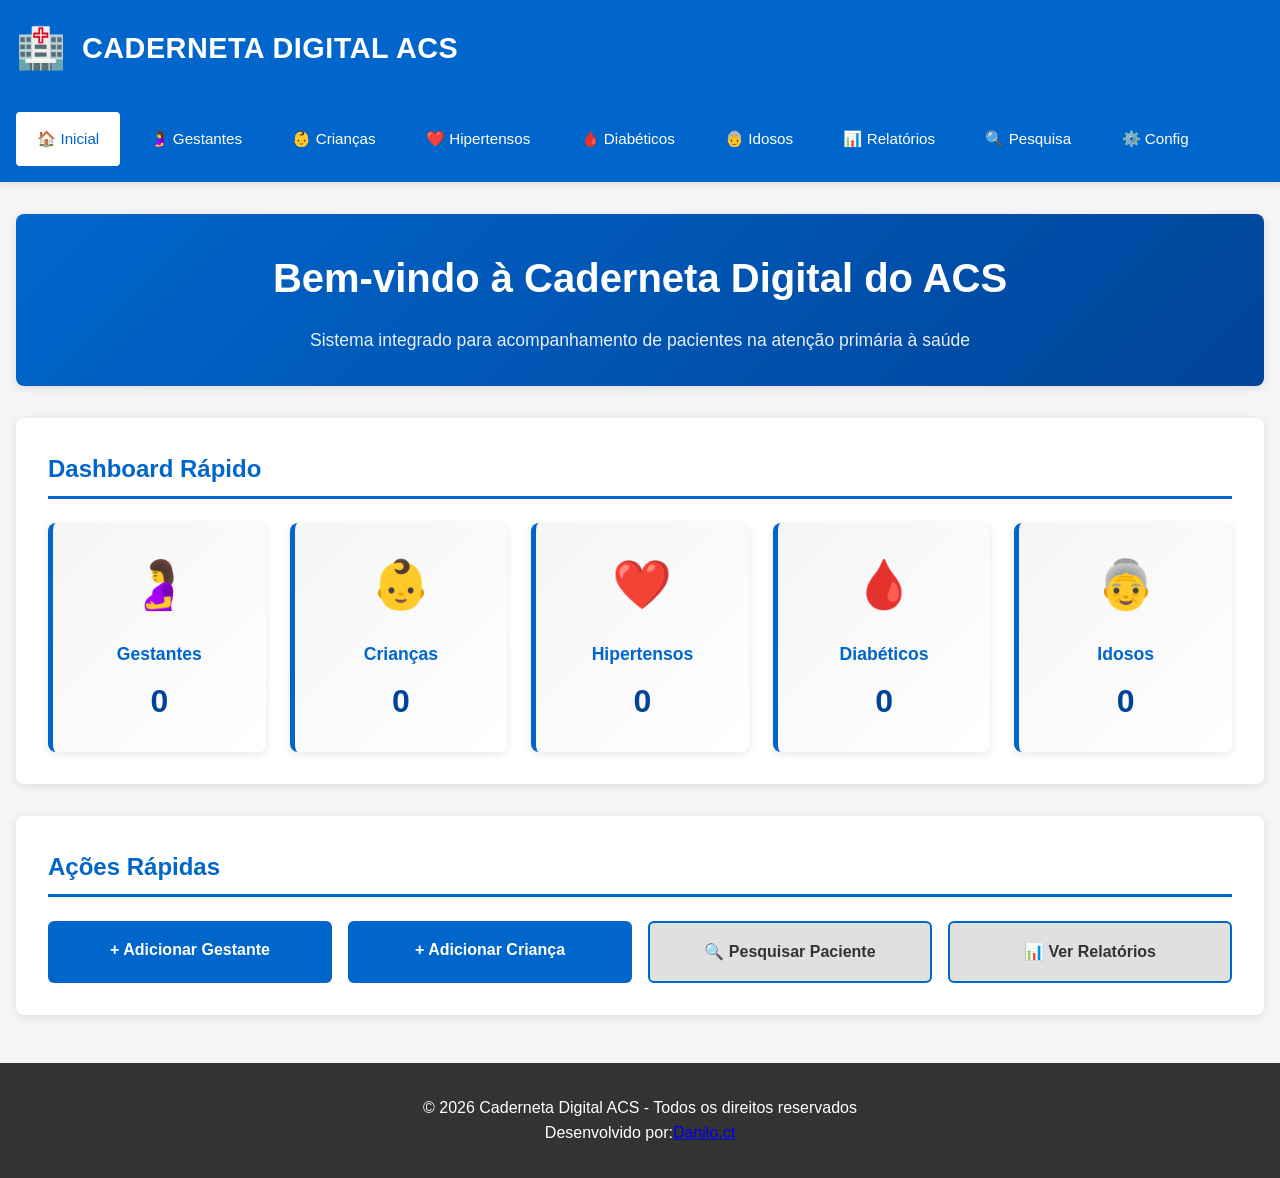
<file: index.html>
<!DOCTYPE html>
<html lang="pt-BR">
<head>
    <meta charset="UTF-8">
    <meta name="viewport" content="width=device-width, initial-scale=1.0">
    <title>Caderneta Digital ACS</title>
    <link rel="stylesheet" href="style.css">
</head>
<body>
    <header class="header">
        <div class="header-content">
            <div class="logo-section">
                <div class="logo">🏥</div>
                <h1>CADERNETA DIGITAL ACS</h1>
            </div>
            <nav class="nav-menu">
                <a href="index.html" class="nav-link active">🏠 Inicial</a>
                <a href="gestantes.html" class="nav-link">🤰 Gestantes</a>
                <a href="criancas.html" class="nav-link">👶 Crianças</a>
                <a href="hipertensos.html" class="nav-link">❤️ Hipertensos</a>
                <a href="diabeticos.html" class="nav-link">🩸 Diabéticos</a>
                <a href="idosos.html" class="nav-link">👵 Idosos</a>
                <a href="relatorios.html" class="nav-link">📊 Relatórios</a>
                <a href="pesquisa.html" class="nav-link">🔍 Pesquisa</a>
                <a href="configuracoes.html" class="nav-link">⚙️ Config</a>
            </nav>
        </div>
    </header>

    <main class="container">
        <section class="welcome">
            <h2>Bem-vindo à Caderneta Digital do ACS</h2>
            <p>Sistema integrado para acompanhamento de pacientes na atenção primária à saúde</p>
        </section>

        <section class="dashboard">
            <h3>Dashboard Rápido</h3>
            <div class="stats-grid">
                <div class="stat-card">
                    <div class="stat-icon">🤰</div>
                    <h4>Gestantes</h4>
                    <p class="stat-number" id="count-gestantes">0</p>
                </div>
                <div class="stat-card">
                    <div class="stat-icon">👶</div>
                    <h4>Crianças</h4>
                    <p class="stat-number" id="count-criancas">0</p>
                </div>
                <div class="stat-card">
                    <div class="stat-icon">❤️</div>
                    <h4>Hipertensos</h4>
                    <p class="stat-number" id="count-hipertensos">0</p>
                </div>
                <div class="stat-card">
                    <div class="stat-icon">🩸</div>
                    <h4>Diabéticos</h4>
                    <p class="stat-number" id="count-diabeticos">0</p>
                </div>
                <div class="stat-card">
                    <div class="stat-icon">👵</div>
                    <h4>Idosos</h4>
                    <p class="stat-number" id="count-idosos">0</p>
                </div>
            </div>
        </section>

        <section class="quick-actions">
            <h3>Ações Rápidas</h3>
            <div class="action-buttons">
                <a href="gestantes.html" class="btn btn-primary">+ Adicionar Gestante</a>
                <a href="criancas.html" class="btn btn-primary">+ Adicionar Criança</a>
                <a href="pesquisa.html" class="btn btn-secondary">🔍 Pesquisar Paciente</a>
                <a href="relatorios.html" class="btn btn-secondary">📊 Ver Relatórios</a>
            </div>
        </section>
    </main>

    <footer class="footer">
        <p>&copy; 2026 Caderneta Digital ACS - Todos os direitos reservados</p>
         <p>Desenvolvido por:<a href="https://github.com/Dnl-ct">Danilo.ct</a></p>
    </footer>

    <script src="script.js"></script>
</body>
</html>
</file>
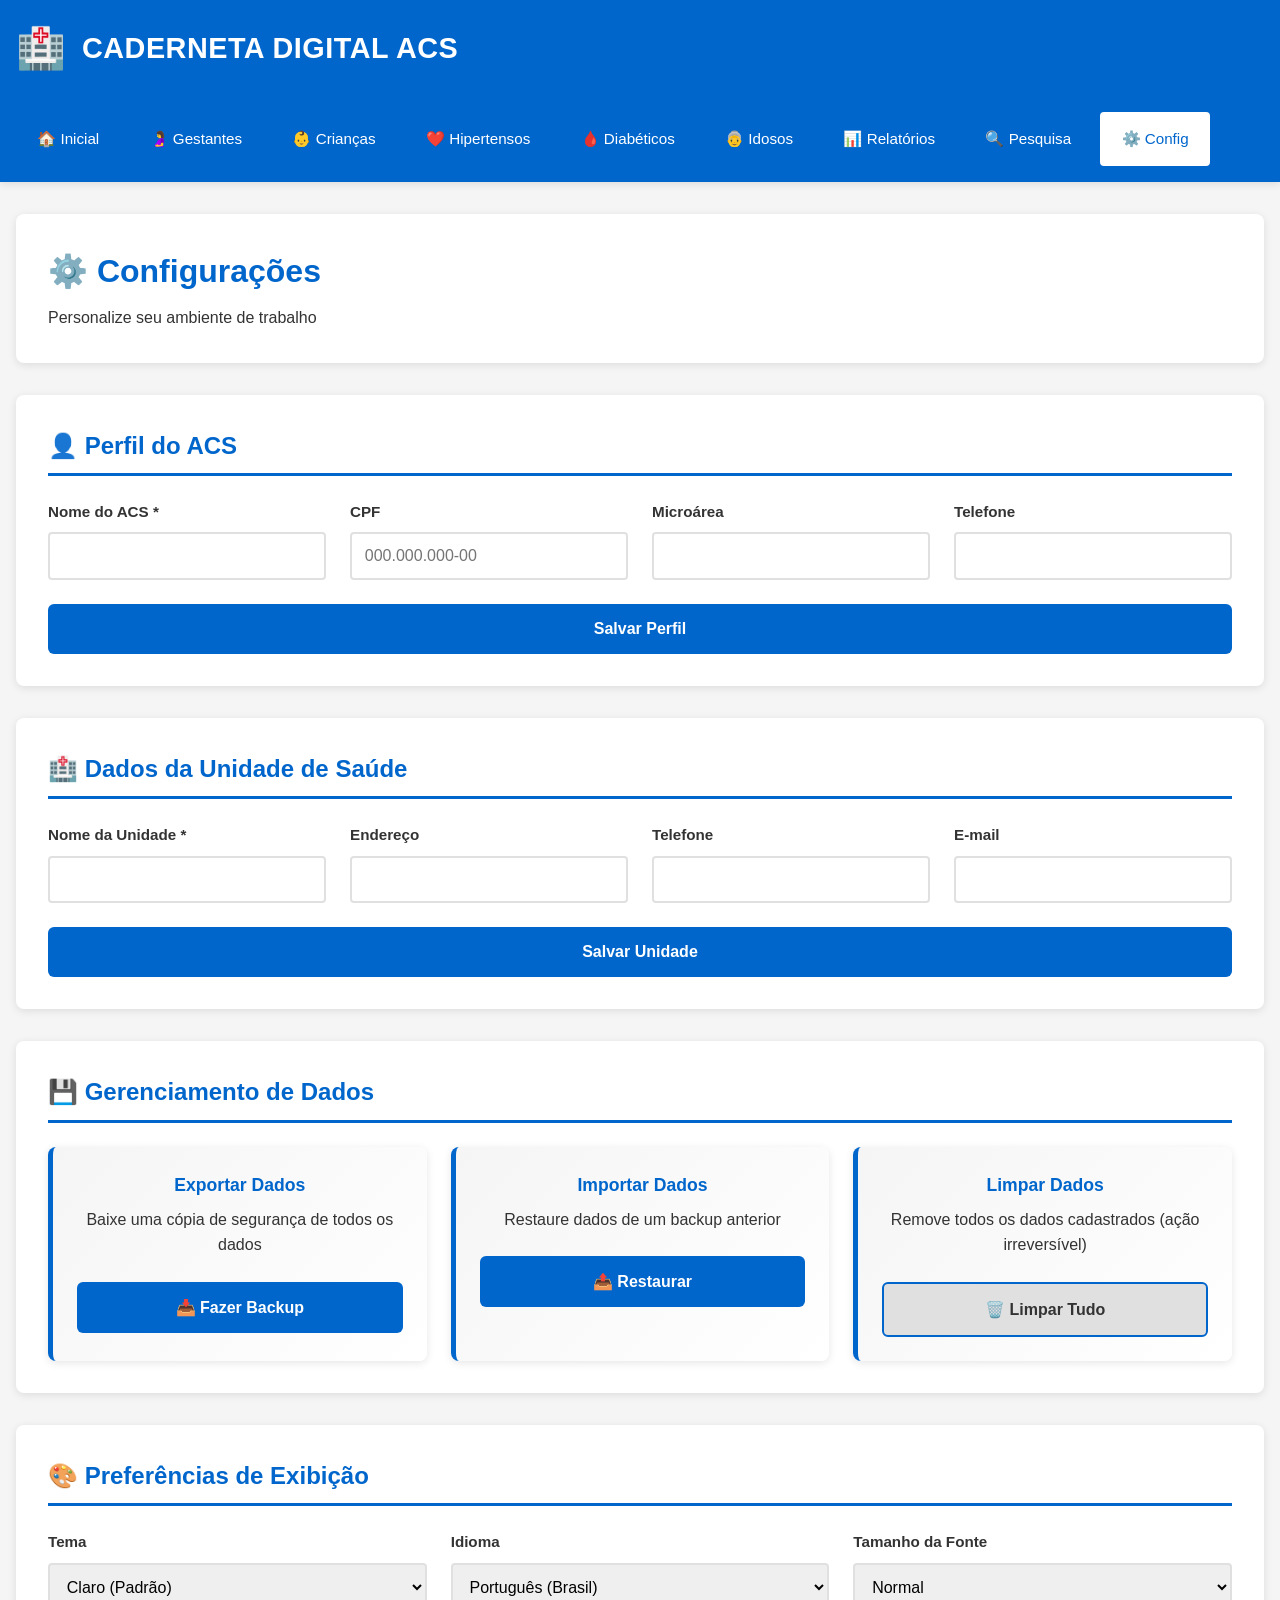
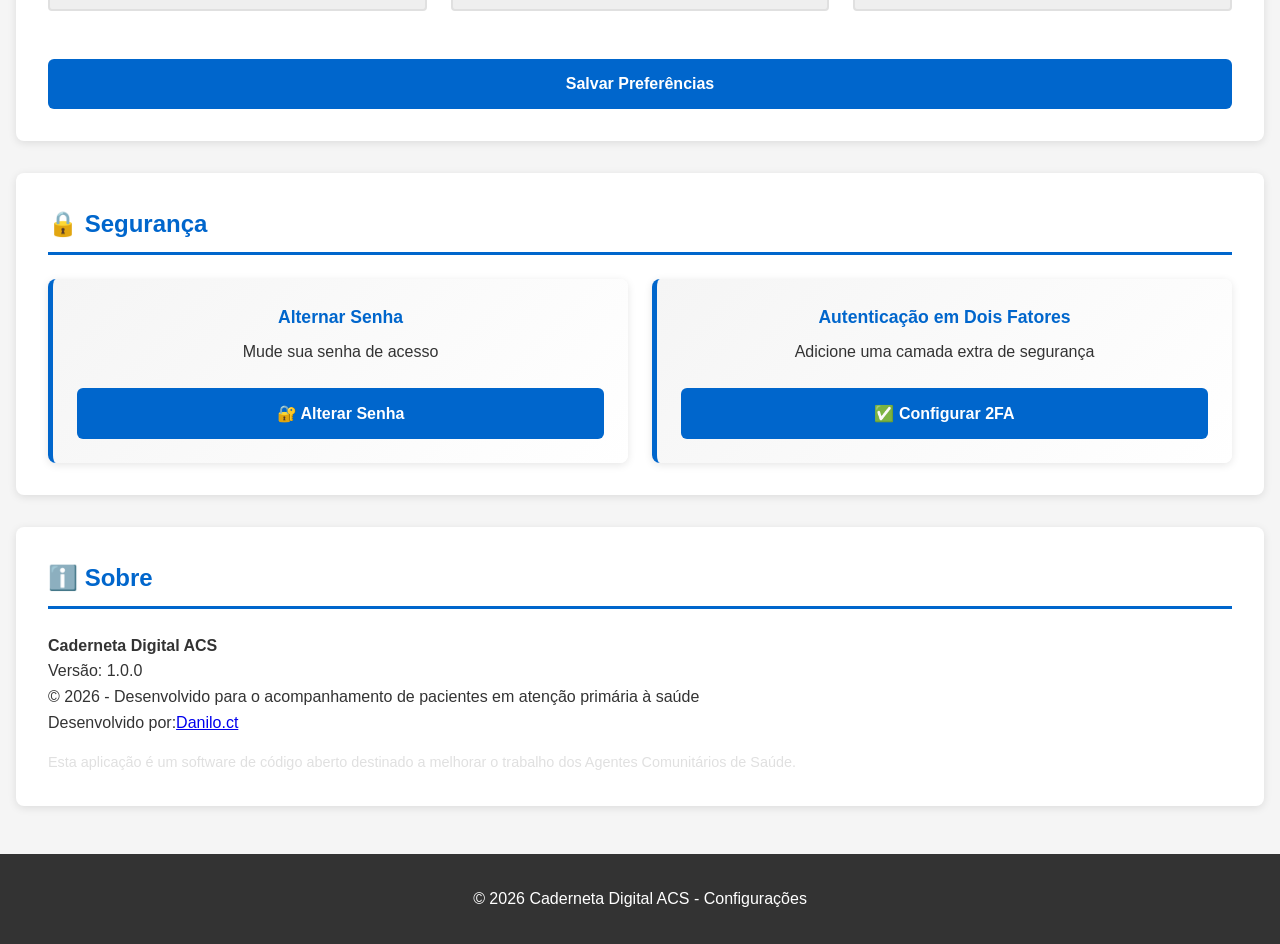
<file: configuracoes.html>
<!DOCTYPE html>
<html lang="pt-BR">
<head>
    <meta charset="UTF-8">
    <meta name="viewport" content="width=device-width, initial-scale=1.0">
    <title>Configurações - Caderneta Digital ACS</title>
    <link rel="stylesheet" href="style.css">
</head>
<body>
    <header class="header">
        <div class="header-content">
            <div class="logo-section">
                <div class="logo">🏥</div>
                <h1>CADERNETA DIGITAL ACS</h1>
            </div>
            <nav class="nav-menu">
                <a href="index.html" class="nav-link">🏠 Inicial</a>
                <a href="gestantes.html" class="nav-link">🤰 Gestantes</a>
                <a href="criancas.html" class="nav-link">👶 Crianças</a>
                <a href="hipertensos.html" class="nav-link">❤️ Hipertensos</a>
                <a href="diabeticos.html" class="nav-link">🩸 Diabéticos</a>
                <a href="idosos.html" class="nav-link">👵 Idosos</a>
                <a href="relatorios.html" class="nav-link">📊 Relatórios</a>
                <a href="pesquisa.html" class="nav-link">🔍 Pesquisa</a>
                <a href="configuracoes.html" class="nav-link active">⚙️ Config</a>
            </nav>
        </div>
    </header>

    <main class="container">
        <section>
            <h2>⚙️ Configurações</h2>
            <p>Personalize seu ambiente de trabalho</p>
        </section>

        <section>
            <h3>👤 Perfil do ACS</h3>
            <form id="formPerfilACS">
                <div class="grid-250">
                    <div class="form-group">
                        <label for="nomeACS">Nome do ACS *</label>
                        <input type="text" id="nomeACS" required>
                    </div>
                    <div class="form-group">
                        <label for="cpfACS">CPF</label>
                        <input type="text" id="cpfACS" placeholder="000.000.000-00">
                    </div>
                    <div class="form-group">
                        <label for="microareaACS">Microárea</label>
                        <input type="text" id="microareaACS">
                    </div>
                    <div class="form-group">
                        <label for="telefoneACS">Telefone</label>
                        <input type="tel" id="telefoneACS">
                    </div>
                </div>
                <button type="submit" class="btn btn-primary" class="margin-top-1-5rem">Salvar Perfil</button>
            </form>
        </section>

        <section>
            <h3>🏥 Dados da Unidade de Saúde</h3>
            <form id="formUnidadeSaude">
                <div class="grid-250">
                    <div class="form-group">
                        <label for="nomeUnidade">Nome da Unidade *</label>
                        <input type="text" id="nomeUnidade" required>
                    </div>
                    <div class="form-group">
                        <label for="endereco">Endereço</label>
                        <input type="text" id="endereco">
                    </div>
                    <div class="form-group">
                        <label for="telefonUnidade">Telefone</label>
                        <input type="tel" id="telefonUnidade">
                    </div>
                    <div class="form-group">
                        <label for="emailUnidade">E-mail</label>
                        <input type="email" id="emailUnidade">
                    </div>
                </div>
                <button type="submit" class="btn btn-primary" class="margin-top-1-5rem">Salvar Unidade</button>
            </form>
        </section>

        <section>
            <h3>💾 Gerenciamento de Dados</h3>
            <div class="grid-250">
                <div class="stat-card">
                    <h4>Exportar Dados</h4>
                    <p>Baixe uma cópia de segurança de todos os dados</p>
                    <button class="btn btn-primary btn-full margin-top-1-5rem" id="btn-backup">📥 Fazer Backup</button>
                </div>
                <div class="stat-card">
                    <h4>Importar Dados</h4>
                    <p>Restaure dados de um backup anterior</p>
                    <input type="file" id="file-backup" class="hidden" aria-label="Selecionar arquivo de backup" title="Selecionar arquivo de backup">
                    <button class="btn btn-primary btn-full margin-top-1-5rem" id="btn-restore" onclick="document.getElementById('file-backup').click();">📤 Restaurar</button>
                </div>
                <div class="stat-card">
                    <h4>Limpar Dados</h4>
                    <p>Remove todos os dados cadastrados (ação irreversível)</p>
                    <button class="btn btn-secondary btn-full margin-top-1-5rem" id="btn-limpar">🗑️ Limpar Tudo</button>
                </div>
            </div>
        </section>

        <section>
            <h3>🎨 Preferências de Exibição</h3>
            <form id="formExibicao">
                <div class="grid-250">
                    <div class="form-group">
                        <label for="tema">Tema</label>
                        <select id="tema">
                            <option value="claro">Claro (Padrão)</option>
                            <option value="escuro">Escuro</option>
                        </select>
                    </div>
                    <div class="form-group">
                        <label for="idioma">Idioma</label>
                        <select id="idioma">
                            <option value="pt-br">Português (Brasil)</option>
                            <option value="en">English</option>
                            <option value="es">Español</option>
                        </select>
                    </div>
                    <div class="form-group">
                        <label for="tamanhoFonte">Tamanho da Fonte</label>
                        <select id="tamanhoFonte">
                            <option value="pequeno">Pequeno</option>
                            <option value="normal" selected>Normal</option>
                            <option value="grande">Grande</option>
                        </select>
                    </div>
                </div>
                <button type="submit" class="btn btn-primary margin-top-1-5rem">Salvar Preferências</button>
            </form>
        </section>

        <section>
            <h3>🔒 Segurança</h3>
            <div class="grid-250">
                <div class="stat-card">
                    <h4>Alternar Senha</h4>
                    <p>Mude sua senha de acesso</p>
                    <button class="btn btn-primary btn-full margin-top-1-5rem" id="btn-alterar-senha">🔐 Alterar Senha</button>
                </div>
                <div class="stat-card">
                    <h4>Autenticação em Dois Fatores</h4>
                    <p>Adicione uma camada extra de segurança</p>
                    <button class="btn btn-primary btn-full margin-top-1-5rem" id="btn-2fa">✅ Configurar 2FA</button>
                </div>
            </div>
        </section>

        <section>
            <h3>ℹ️ Sobre</h3>
            <p><strong>Caderneta Digital ACS</strong></p>
            <p>Versão: 1.0.0</p>
            <p>© 2026 - Desenvolvido para o acompanhamento de pacientes em atenção primária à saúde</p>
            <p>Desenvolvido por:<a href="https://github.com/Dnl-ct">Danilo.ct</a></p>
            <p class="text-muted-small">
                Esta aplicação é um software de código aberto destinado a melhorar o trabalho dos Agentes Comunitários de Saúde.
            </p>
        </section>
    </main>

    <footer class="footer">
        <p>&copy; 2026 Caderneta Digital ACS - Configurações</p>
    </footer>

    <script src="script.js"></script>
</body>
</html>
</file>
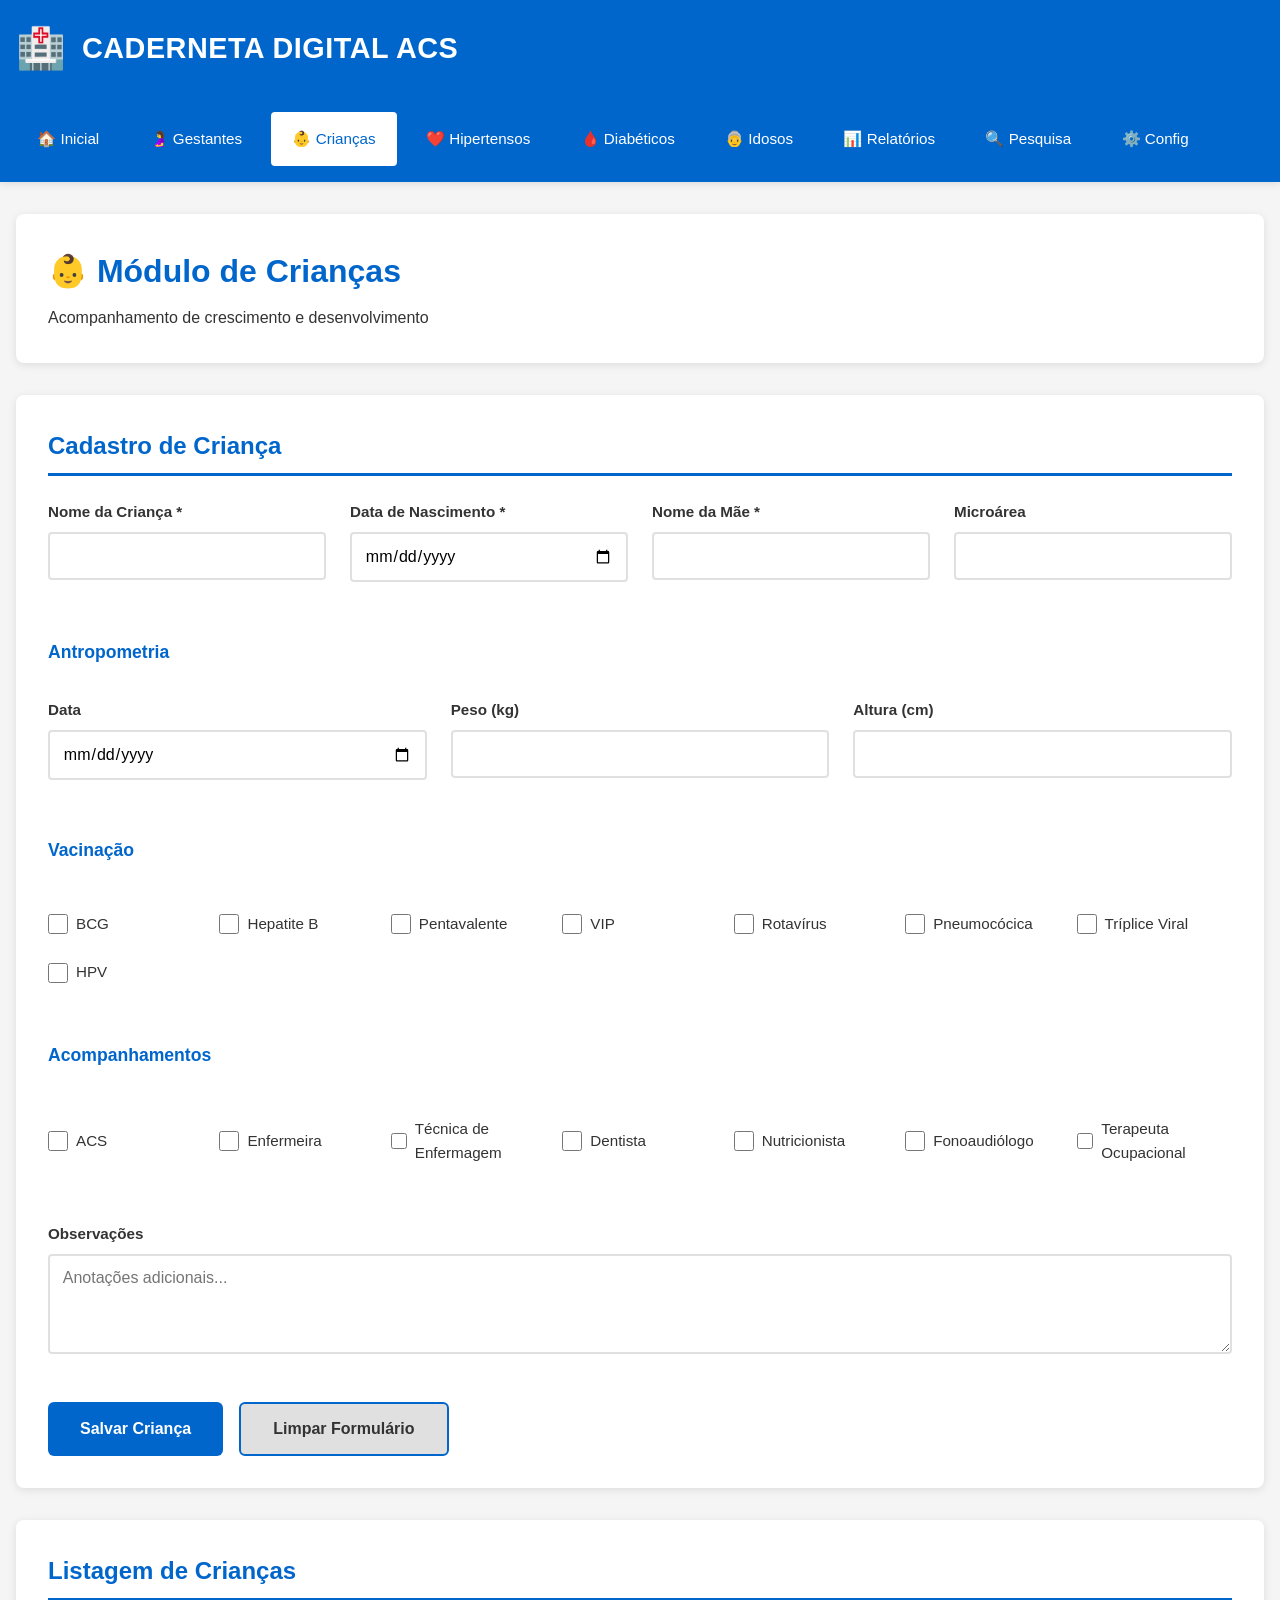
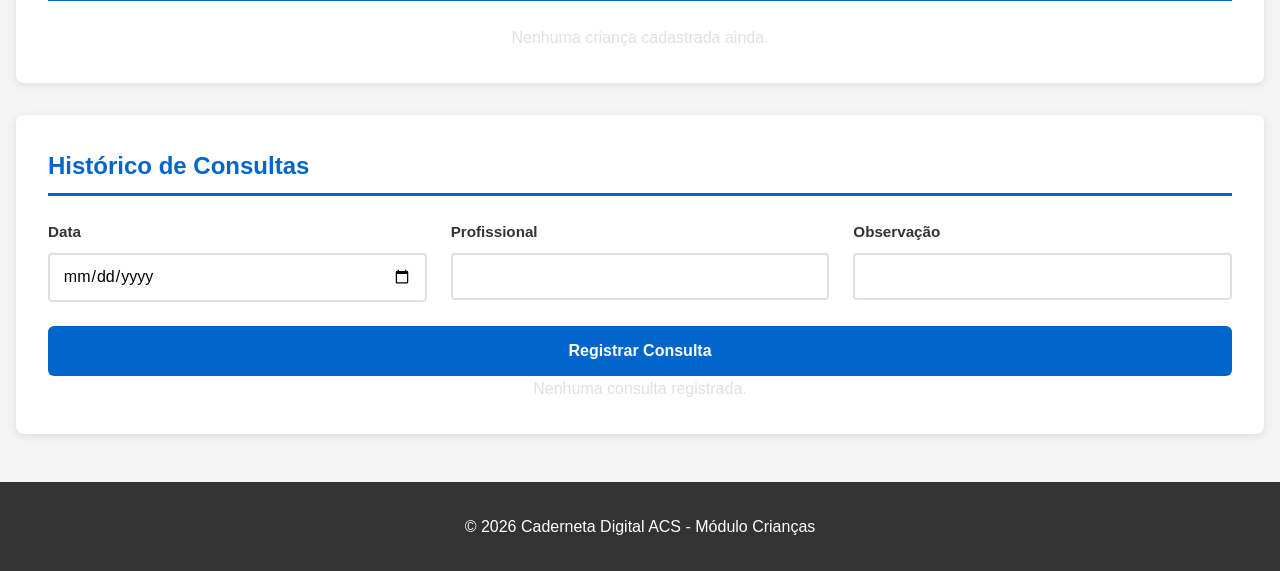
<file: criancas.html>
<!DOCTYPE html>
<html lang="pt-BR">
<head>
    <meta charset="UTF-8">
    <meta name="viewport" content="width=device-width, initial-scale=1.0">
    <title>Módulo Crianças - Caderneta Digital ACS</title>
    <link rel="stylesheet" href="style.css">
</head>
<body>
    <header class="header">
        <div class="header-content">
            <div class="logo-section">
                <div class="logo">🏥</div>
                <h1>CADERNETA DIGITAL ACS</h1>
            </div>
            <nav class="nav-menu">
                <a href="index.html" class="nav-link">🏠 Inicial</a>
                <a href="gestantes.html" class="nav-link">🤰 Gestantes</a>
                <a href="criancas.html" class="nav-link active">👶 Crianças</a>
                <a href="hipertensos.html" class="nav-link">❤️ Hipertensos</a>
                <a href="diabeticos.html" class="nav-link">🩸 Diabéticos</a>
                <a href="idosos.html" class="nav-link">👵 Idosos</a>
                <a href="relatorios.html" class="nav-link">📊 Relatórios</a>
                <a href="pesquisa.html" class="nav-link">🔍 Pesquisa</a>
                <a href="configuracoes.html" class="nav-link">⚙️ Config</a>
            </nav>
        </div>
    </header>

    <main class="container">
        <section>
            <h2>👶 Módulo de Crianças</h2>
            <p>Acompanhamento de crescimento e desenvolvimento</p>
        </section>

        <section>
            <h3>Cadastro de Criança</h3>
            <form id="formCrianca" class="form-cadastro">
                <div class="grid-250">
                    <div class="form-group">
                        <label for="nomeCrianca">Nome da Criança *</label>
                        <input type="text" id="nomeCrianca" required>
                    </div>
                    <div class="form-group">
                        <label for="dataNascCrianca">Data de Nascimento *</label>
                        <input type="date" id="dataNascCrianca" required>
                    </div>
                    <div class="form-group">
                        <label for="nomeMae">Nome da Mãe *</label>
                        <input type="text" id="nomeMae" required>
                    </div>
                    <div class="form-group">
                        <label for="microarea">Microárea</label>
                        <input type="text" id="microarea">
                    </div>
                </div>

                <h4 class="section-subtitle">Antropometria</h4>
                <div class="grid-150">
                    <div class="form-group">
                        <label for="dataMedicao">Data</label>
                        <input type="date" id="dataMedicao">
                    </div>
                    <div class="form-group">
                        <label for="pesoCrianca">Peso (kg)</label>
                        <input type="number" id="pesoCrianca" step="0.1">
                    </div>
                    <div class="form-group">
                        <label for="alturaCrianca">Altura (cm)</label>
                        <input type="number" id="alturaCrianca" step="0.1">
                    </div>
                </div>

                <h4 class="section-subtitle">Vacinação</h4>
                <div class="checkbox-group">
                    <div class="checkbox-item">
                        <input type="checkbox" id="vac-bcg">
                        <label for="vac-bcg">BCG</label>
                    </div>
                    <div class="checkbox-item">
                        <input type="checkbox" id="vac-hepb">
                        <label for="vac-hepb">Hepatite B</label>
                    </div>
                    <div class="checkbox-item">
                        <input type="checkbox" id="vac-pentavalente">
                        <label for="vac-pentavalente">Pentavalente</label>
                    </div>
                    <div class="checkbox-item">
                        <input type="checkbox" id="vac-vip">
                        <label for="vac-vip">VIP</label>
                    </div>
                    <div class="checkbox-item">
                        <input type="checkbox" id="vac-rotavirus">
                        <label for="vac-rotavirus">Rotavírus</label>
                    </div>
                    <div class="checkbox-item">
                        <input type="checkbox" id="vac-pneumococica">
                        <label for="vac-pneumococica">Pneumocócica</label>
                    </div>
                    <div class="checkbox-item">
                        <input type="checkbox" id="vac-triviral">
                        <label for="vac-triviral">Tríplice Viral</label>
                    </div>
                </div>  <div class="checkbox-item">
                        <input type="checkbox" id="vac-hpv">
                        <label for="vac-hpv">HPV</label>
                    </div>
                </div>

                <h4 class="section-subtitle">Acompanhamentos</h4>
                <div class="checkbox-group">
                    <div class="checkbox-item">
                        <input type="checkbox" id="acomp-acs">
                        <label for="acomp-acs">ACS</label>
                    </div>
                    <div class="checkbox-item">
                        <input type="checkbox" id="acomp-enfermeira">
                        <label for="acomp-enfermeira">Enfermeira</label>
                    </div>
                    <div class="checkbox-item">
                        <input type="checkbox" id="acomp-tecnica">
                        <label for="acomp-tecnica">Técnica de Enfermagem</label>
                    </div>
                    <div class="checkbox-item">
                        <input type="checkbox" id="acomp-dentista">
                        <label for="acomp-dentista">Dentista</label>
                    </div>
                    <div class="checkbox-item">
                        <input type="checkbox" id="acomp-nutricionista">
                        <label for="acomp-nutricionista">Nutricionista</label>
                    </div>
                    <div class="checkbox-item">
                        <input type="checkbox" id="acomp-fonoaudiologo">
                        <label for="acomp-fonoaudiologo">Fonoaudiólogo</label>
                    </div>
                    <div class="checkbox-item">
                        <input type="checkbox" id="acomp-terapeuta">
                        <label for="acomp-terapeuta">Terapeuta Ocupacional</label>
                    </div>
                </div>

                <div class="form-group margin-top-2rem">
                    <label for="obsCrianca">Observações</label>
                    <textarea id="obsCrianca" placeholder="Anotações adicionais..."></textarea>
                </div>

                <div class="form-actions">
                    <button type="submit" class="btn btn-primary">Salvar Criança</button>
                    <button type="reset" class="btn btn-secondary">Limpar Formulário</button>
                </div>
            </form>
        </section>

        <section>
            <h3>Listagem de Crianças</h3>
            <div id="listaCriancas" class="results-list">
                <p class="text-center-muted">Nenhuma criança cadastrada ainda.</p>
            </div>
        </section>

        <section>
            <h3>Histórico de Consultas</h3>
            <form id="formConsultaCrianca" class="margin-bottom-2rem">
                <div class="grid-250">
                    <div class="form-group">
                        <label for="dataConsulta">Data</label>
                        <input type="date" id="dataConsulta">
                    </div>
                    <div class="form-group">
                        <label for="profissionalConsulta">Profissional</label>
                        <input type="text" id="profissionalConsulta">
                    </div>
                    <div class="form-group">
                        <label for="obsConsulta">Observação</label>
                        <input type="text" id="obsConsulta">
                    </div>
                </div>
                <button type="submit" class="btn btn-primary">Registrar Consulta</button>
            </form>
            <div id="historicoConsultas">
                <p class="text-center-muted">Nenhuma consulta registrada.</p>
            </div>
        </section>
    </main>

    <footer class="footer">
        <p>&copy; 2026 Caderneta Digital ACS - Módulo Crianças</p>
    </footer>

    <script src="script.js"></script>
</body>
</html>
</file>
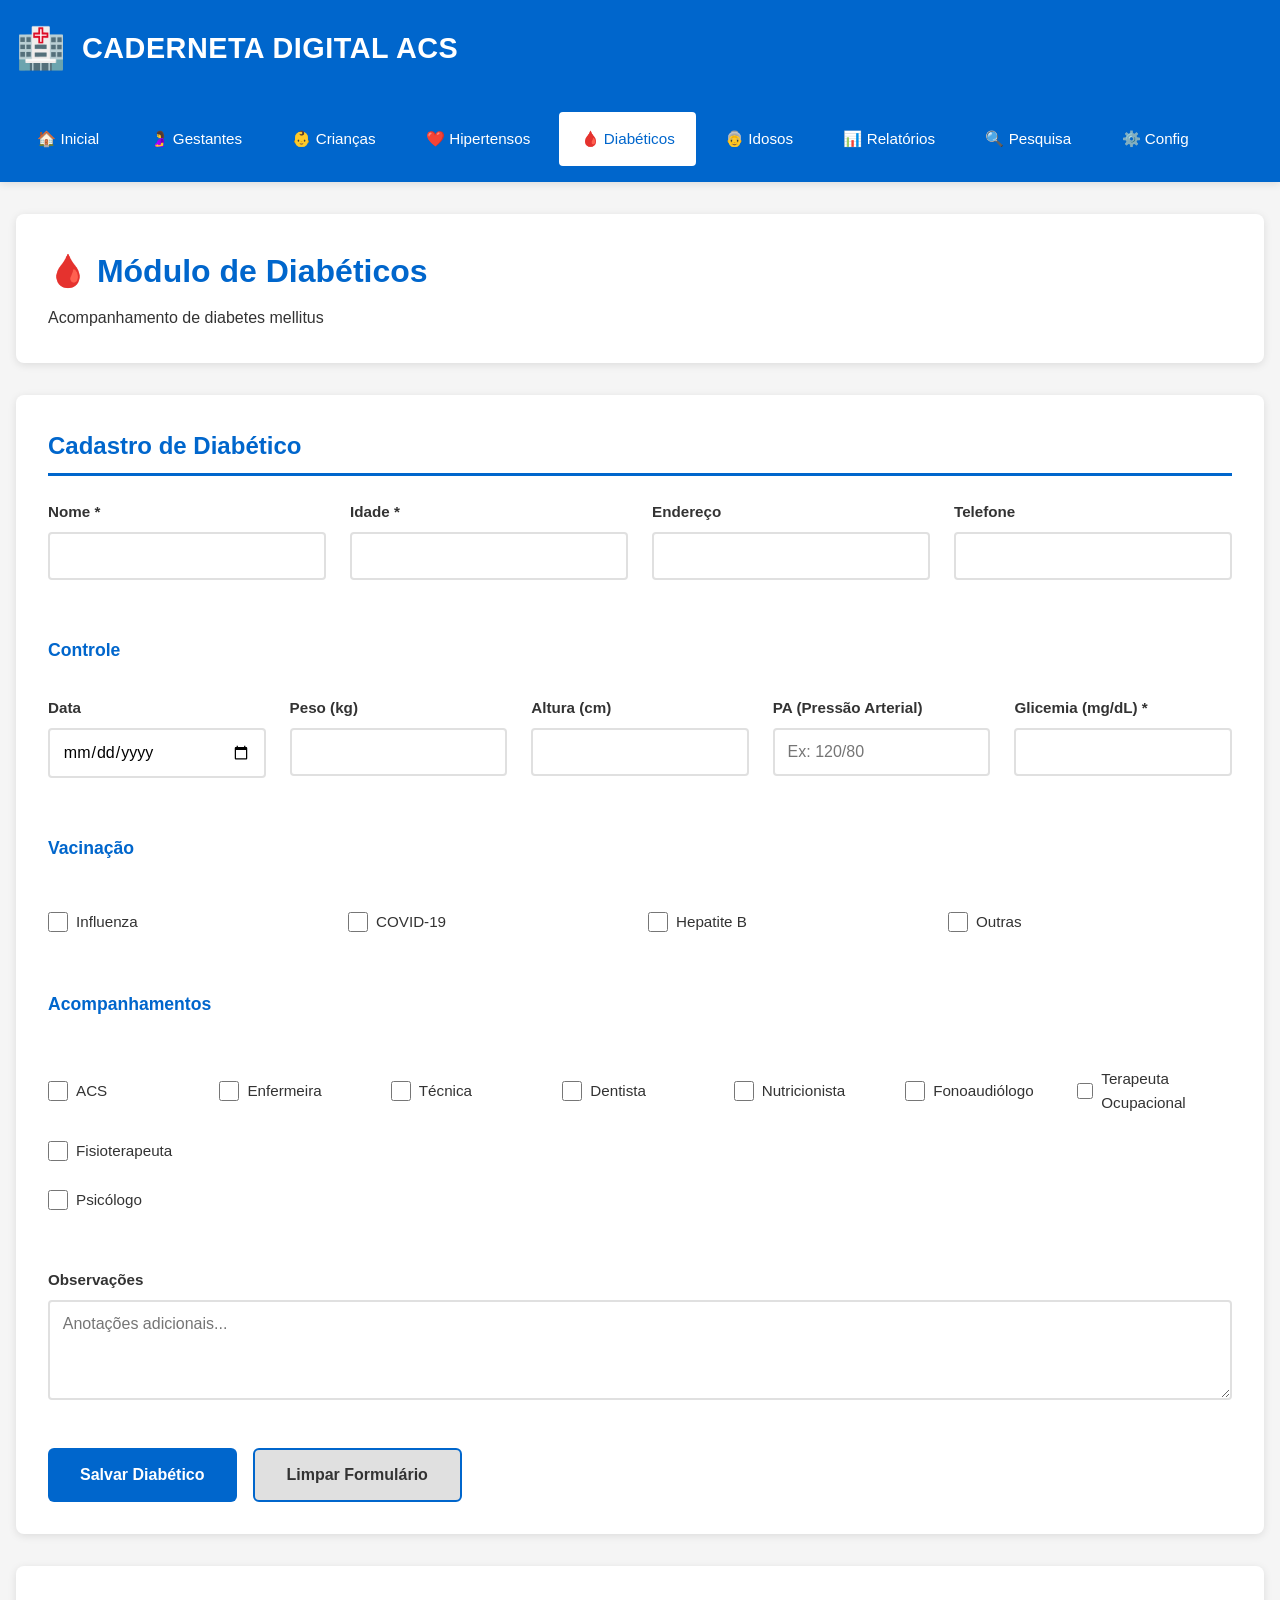
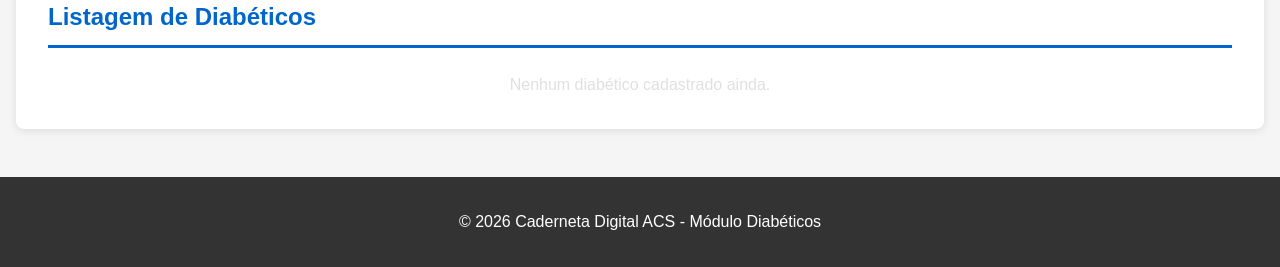
<file: diabeticos.html>
<!DOCTYPE html>
<html lang="pt-BR">
<head>
    <meta charset="UTF-8">
    <meta name="viewport" content="width=device-width, initial-scale=1.0">
    <title>Módulo Diabéticos - Caderneta Digital ACS</title>
    <link rel="stylesheet" href="style.css">
</head>
<body>
    <header class="header">
        <div class="header-content">
            <div class="logo-section">
                <div class="logo">🏥</div>
                <h1>CADERNETA DIGITAL ACS</h1>
            </div>
            <nav class="nav-menu">
                <a href="index.html" class="nav-link">🏠 Inicial</a>
                <a href="gestantes.html" class="nav-link">🤰 Gestantes</a>
                <a href="criancas.html" class="nav-link">👶 Crianças</a>
                <a href="hipertensos.html" class="nav-link">❤️ Hipertensos</a>
                <a href="diabeticos.html" class="nav-link active">🩸 Diabéticos</a>
                <a href="idosos.html" class="nav-link">👵 Idosos</a>
                <a href="relatorios.html" class="nav-link">📊 Relatórios</a>
                <a href="pesquisa.html" class="nav-link">🔍 Pesquisa</a>
                <a href="configuracoes.html" class="nav-link">⚙️ Config</a>
            </nav>
        </div>
    </header>

    <main class="container">
        <section>
            <h2>🩸 Módulo de Diabéticos</h2>
            <p>Acompanhamento de diabetes mellitus</p>
        </section>

        <section>
            <h3>Cadastro de Diabético</h3>
            <form id="formDiabetico" class="form-cadastro">
                <div class="grid-250">
                    <div class="form-group">
                        <label for="nomeDiabetico">Nome *</label>
                        <input type="text" id="nomeDiabetico" required>
                    </div>
                    <div class="form-group">
                        <label for="idadeDiabetico">Idade *</label>
                        <input type="number" id="idadeDiabetico" min="18" required>
                    </div>
                    <div class="form-group">
                        <label for="enderecoDiabetico">Endereço</label>
                        <input type="text" id="enderecoDiabetico">
                    </div>
                    <div class="form-group">
                        <label for="telefoneDiabetico">Telefone</label>
                        <input type="tel" id="telefoneDiabetico">
                    </div>
                </div>

                <h4 class="section-subtitle">Controle</h4>
                <div class="grid-150">
                    <div class="form-group">
                        <label for="dataControlDiabetico">Data</label>
                        <input type="date" id="dataControlDiabetico">
                    </div>
                    <div class="form-group">
                        <label for="pesoDiabetico">Peso (kg)</label>
                        <input type="number" id="pesoDiabetico" step="0.1">
                    </div>
                    <div class="form-group">
                        <label for="alturaDiabetico">Altura (cm)</label>
                        <input type="number" id="alturaDiabetico" step="0.1">
                    </div>
                    <div class="form-group">
                        <label for="paDiabetico">PA (Pressão Arterial)</label>
                        <input type="text" id="paDiabetico" placeholder="Ex: 120/80">
                    </div>
                    <div class="form-group">
                        <label for="glicemiaDiabetico">Glicemia (mg/dL) *</label>
                        <input type="number" id="glicemiaDiabetico" step="0.1" required>
                    </div>
                </div>

                <h4 class="section-subtitle">Vacinação</h4>
                <div class="checkbox-group">
                    <div class="checkbox-item">
                        <input type="checkbox" id="vac-influenza-diab">
                        <label for="vac-influenza-diab">Influenza</label>
                    </div>
                    <div class="checkbox-item">
                        <input type="checkbox" id="vac-covid-diab">
                        <label for="vac-covid-diab">COVID-19</label>
                    </div>
                    <div class="checkbox-item">
                        <input type="checkbox" id="vac-hepatite-diab">
                        <label for="vac-hepatite-diab">Hepatite B</label>
                    </div>
                    <div class="checkbox-item">
                        <input type="checkbox" id="vac-outras-diab">
                        <label for="vac-outras-diab">Outras</label>
                    </div>
                </div>
                  <h4 class="section-subtitle">Acompanhamentos</h4>
                <div class="checkbox-group">
                    <div class="checkbox-item">
                        <input type="checkbox" id="acomp-acs-idoso">
                        <label for="acomp-acs-idoso">ACS</label>
                    </div>
                    <div class="checkbox-item">
                        <input type="checkbox" id="acomp-enfermeira-idoso">
                        <label for="acomp-enfermeira-idoso">Enfermeira</label>
                    </div>
                    <div class="checkbox-item">
                        <input type="checkbox" id="acomp-tecnica-idoso">
                        <label for="acomp-tecnica-idoso">Técnica</label>
                    </div>
                    <div class="checkbox-item">
                        <input type="checkbox" id="acomp-dentista-idoso">
                        <label for="acomp-dentista-idoso">Dentista</label>
                    </div>
                    <div class="checkbox-item">
                        <input type="checkbox" id="acomp-nutricionista-idoso">
                        <label for="acomp-nutricionista-idoso">Nutricionista</label>
                    </div>
                    <div class="checkbox-item">
                        <input type="checkbox" id="acomp-fonoaudiologo-idoso">
                        <label for="acomp-fonoaudiologo-idoso">Fonoaudiólogo</label>
                    </div>
                    <div class="checkbox-item">
                        <input type="checkbox" id="acomp-terapeuta-idoso">
                        <label for="acomp-terapeuta-idoso">Terapeuta Ocupacional</label>
                    </div>
                </div>
                 <div class="checkbox-item">
                        <input type="checkbox" id="acomp-fisioterapeuta-idoso">
                        <label for="acomp-fisioterapeuta-idoso">Fisioterapeuta</label>
                    </div>
                </div>
                 <div class="checkbox-item">
                        <input type="checkbox" id="acomp-piscologo-idoso">
                        <label for="acomp-piscologo-idoso">Psicólogo</label>
                    </div>
                </div>

                <div class="form-group margin-top-2rem">
                    <label for="obsDiabetico">Observações</label>
                    <textarea id="obsDiabetico" placeholder="Anotações adicionais..."></textarea>
                </div>

                <div class="form-actions">
                    <button type="submit" class="btn btn-primary">Salvar Diabético</button>
                    <button type="reset" class="btn btn-secondary">Limpar Formulário</button>
                </div>
            </form>
        </section>

        <section>
            <h3>Listagem de Diabéticos</h3>
            <div id="listaDiabeticos" class="results-list">
                <p class="text-center-muted">Nenhum diabético cadastrado ainda.</p>
            </div>
        </section>
    </main>

    <footer class="footer">
        <p>&copy; 2026 Caderneta Digital ACS - Módulo Diabéticos</p>
    </footer>

    <script src="script.js"></script>
</body>
</html>
</file>
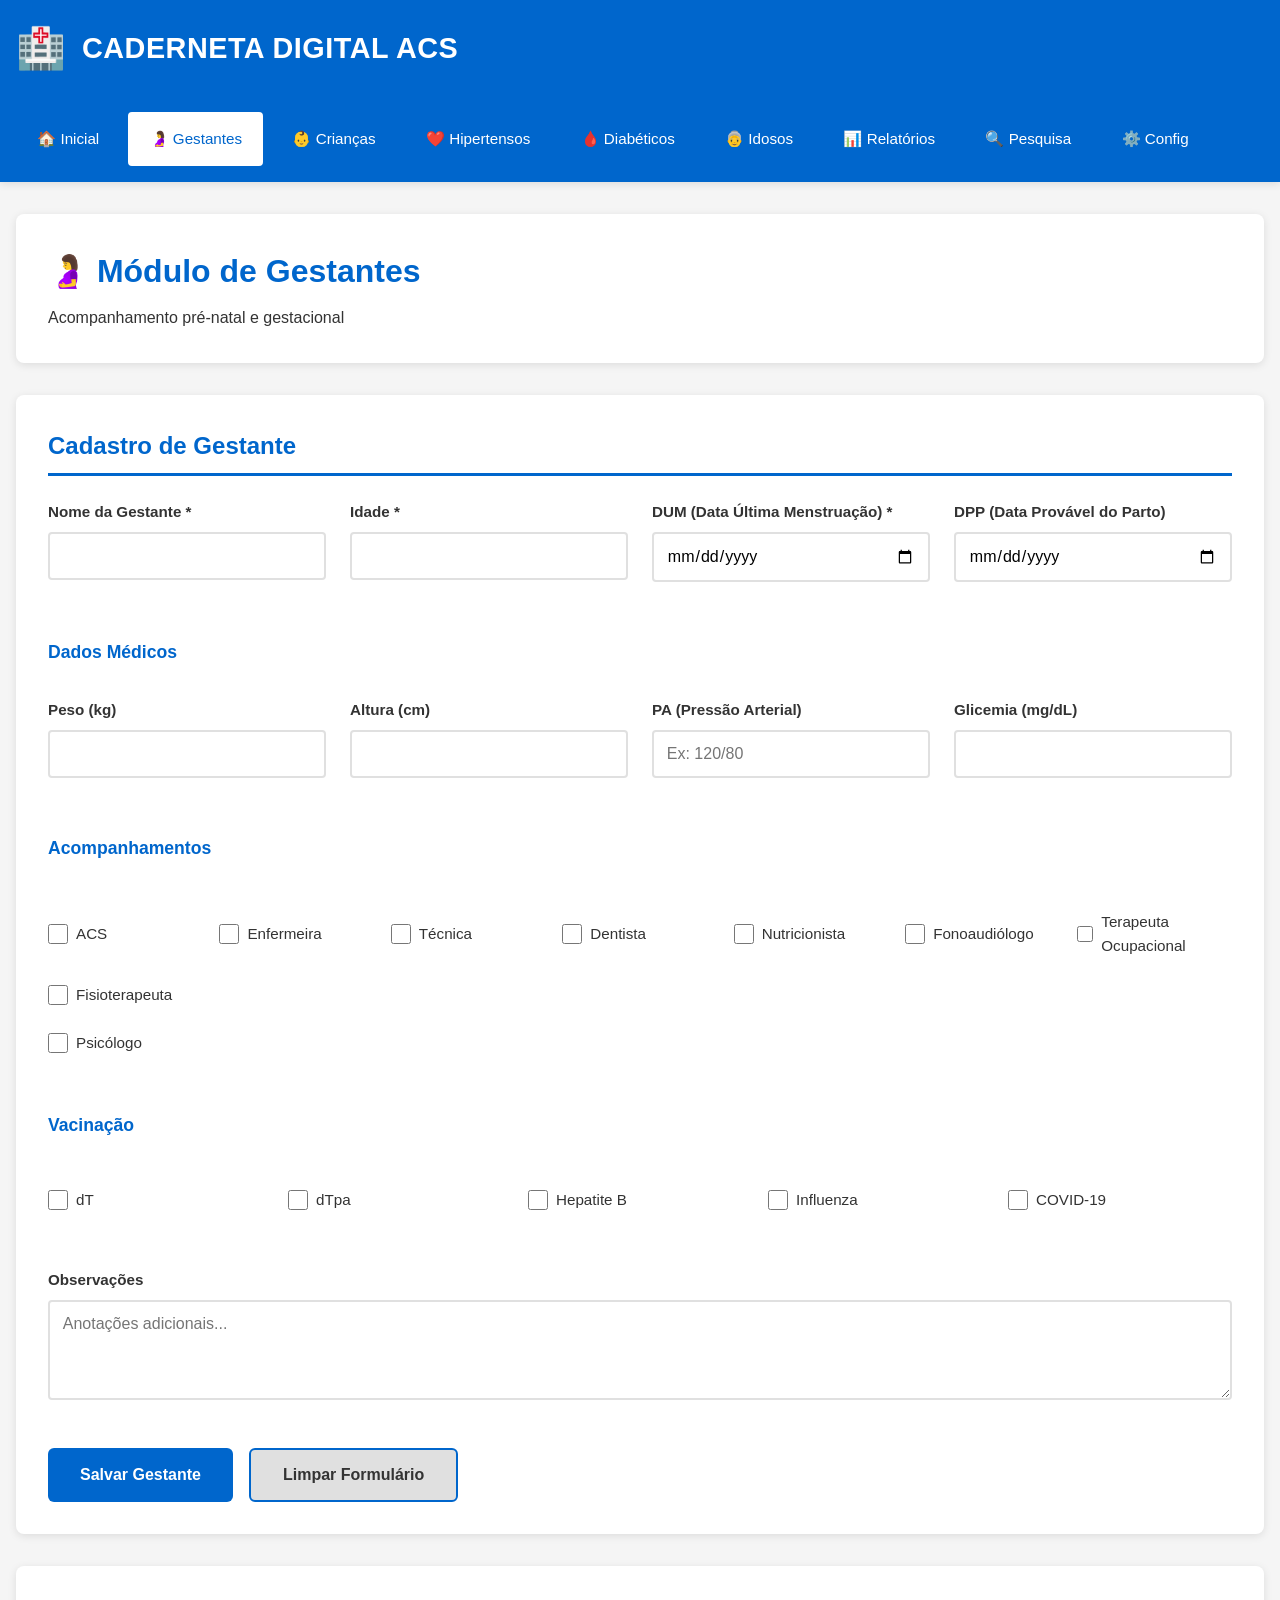
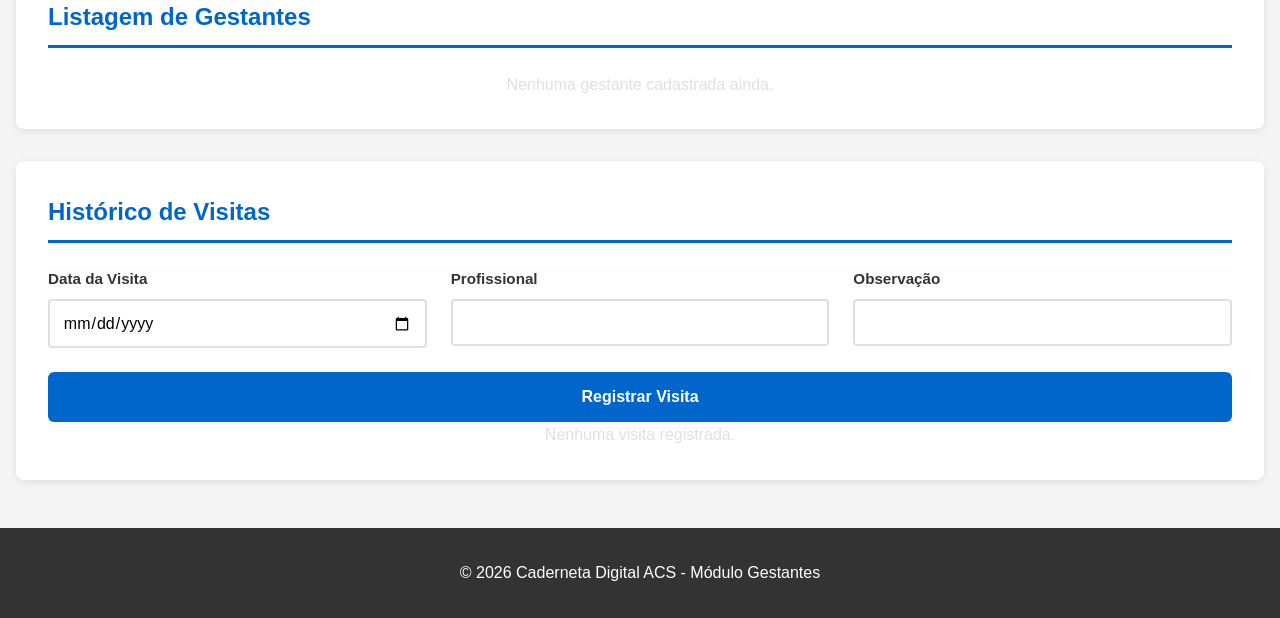
<file: gestantes.html>
<!DOCTYPE html>
<html lang="pt-BR">
<head>
    <meta charset="UTF-8">
    <meta name="viewport" content="width=device-width, initial-scale=1.0">
    <title>Módulo Gestantes - Caderneta Digital ACS</title>
    <link rel="stylesheet" href="style.css">
</head>
<body>
    <header class="header">
        <div class="header-content">
            <div class="logo-section">
                <div class="logo">🏥</div>
                <h1>CADERNETA DIGITAL ACS</h1>
            </div>
            <nav class="nav-menu">
                <a href="index.html" class="nav-link">🏠 Inicial</a>
                <a href="gestantes.html" class="nav-link active">🤰 Gestantes</a>
                <a href="criancas.html" class="nav-link">👶 Crianças</a>
                <a href="hipertensos.html" class="nav-link">❤️ Hipertensos</a>
                <a href="diabeticos.html" class="nav-link">🩸 Diabéticos</a>
                <a href="idosos.html" class="nav-link">👵 Idosos</a>
                <a href="relatorios.html" class="nav-link">📊 Relatórios</a>
                <a href="pesquisa.html" class="nav-link">🔍 Pesquisa</a>
                <a href="configuracoes.html" class="nav-link">⚙️ Config</a>
            </nav>
        </div>
    </header>

    <main class="container">
        <section>
            <h2>🤰 Módulo de Gestantes</h2>
            <p>Acompanhamento pré-natal e gestacional</p>
        </section>

        <section>
            <h3>Cadastro de Gestante</h3>
            <form id="formGestante" class="form-cadastro">
                <div class="grid-250">
                    <div class="form-group">
                        <label for="nomeGestante">Nome da Gestante *</label>
                        <input type="text" id="nomeGestante" required>
                    </div>
                    <div class="form-group">
                        <label for="idadeGestante">Idade *</label>
                        <input type="number" id="idadeGestante" min="10" max="60" required>
                    </div>
                    <div class="form-group">
                        <label for="dumGestante">DUM (Data Última Menstruação) *</label>
                        <input type="date" id="dumGestante" required>
                    </div>
                    <div class="form-group">
                        <label for="dppGestante">DPP (Data Provável do Parto)</label>
                        <input type="date" id="dppGestante">
                    </div>
                </div>

                <h4 class="section-subtitle">Dados Médicos</h4>
                <div class="grid-150">
                    <div class="form-group">
                        <label for="pesoGestante">Peso (kg)</label>
                        <input type="number" id="pesoGestante" step="0.1">
                    </div>
                    <div class="form-group">
                        <label for="alturaGestante">Altura (cm)</label>
                        <input type="number" id="alturaGestante" step="0.1">
                    </div>
                    <div class="form-group">
                        <label for="paGestante">PA (Pressão Arterial)</label>
                        <input type="text" id="paGestante" placeholder="Ex: 120/80">
                    </div>
                    <div class="form-group">
                        <label for="glicemiaGestante">Glicemia (mg/dL)</label>
                        <input type="number" id="glicemiaGestante" step="0.1">
                    </div>
                </div>

                 <h4 class="section-subtitle">Acompanhamentos</h4>
                <div class="checkbox-group">
                    <div class="checkbox-item">
                        <input type="checkbox" id="acomp-acs-idoso">
                        <label for="acomp-acs-idoso">ACS</label>
                    </div>
                    <div class="checkbox-item">
                        <input type="checkbox" id="acomp-enfermeira-idoso">
                        <label for="acomp-enfermeira-idoso">Enfermeira</label>
                    </div>
                    <div class="checkbox-item">
                        <input type="checkbox" id="acomp-tecnica-idoso">
                        <label for="acomp-tecnica-idoso">Técnica</label>
                    </div>
                    <div class="checkbox-item">
                        <input type="checkbox" id="acomp-dentista-idoso">
                        <label for="acomp-dentista-idoso">Dentista</label>
                    </div>
                    <div class="checkbox-item">
                        <input type="checkbox" id="acomp-nutricionista-idoso">
                        <label for="acomp-nutricionista-idoso">Nutricionista</label>
                    </div>
                    <div class="checkbox-item">
                        <input type="checkbox" id="acomp-fonoaudiologo-idoso">
                        <label for="acomp-fonoaudiologo-idoso">Fonoaudiólogo</label>
                    </div>
                    <div class="checkbox-item">
                        <input type="checkbox" id="acomp-terapeuta-idoso">
                        <label for="acomp-terapeuta-idoso">Terapeuta Ocupacional</label>
                    </div>
                </div>
                 <div class="checkbox-item">
                        <input type="checkbox" id="acomp-fisioterapeuta-idoso">
                        <label for="acomp-fisioterapeuta-idoso">Fisioterapeuta</label>
                    </div>
                </div>
                 <div class="checkbox-item">
                        <input type="checkbox" id="acomp-piscologo-idoso">
                        <label for="acomp-piscologo-idoso">Psicólogo</label>
                    </div>
                </div>

                <h4 class="section-subtitle">Vacinação</h4>
                <div class="checkbox-group">
                    <div class="checkbox-item">
                        <input type="checkbox" id="vac-dt">
                        <label for="vac-dt">dT</label>
                    </div>
                    <div class="checkbox-item">
                        <input type="checkbox" id="vac-dtpa">
                        <label for="vac-dtpa">dTpa</label>
                    </div>
                    <div class="checkbox-item">
                        <input type="checkbox" id="vac-hepatite">
                        <label for="vac-hepatite">Hepatite B</label>
                    </div>
                    <div class="checkbox-item">
                        <input type="checkbox" id="vac-influenza">
                        <label for="vac-influenza">Influenza</label>
                    </div>
                    <div class="checkbox-item">
                        <input type="checkbox" id="vac-covid">
                        <label for="vac-covid">COVID-19</label>
                    </div>
                </div>

                <div class="form-group margin-top-2rem">
                    <label for="obsGestante">Observações</label>
                    <textarea id="obsGestante" placeholder="Anotações adicionais..."></textarea>
                </div>

                <div class="form-actions">
                    <button type="submit" class="btn btn-primary">Salvar Gestante</button>
                    <button type="reset" class="btn btn-secondary">Limpar Formulário</button>
                </div>
            </form>
        </section>

        <section>
            <h3>Listagem de Gestantes</h3>
            <div id="listaGestantes" class="results-list">
                <p class="text-center-muted">Nenhuma gestante cadastrada ainda.</p>
            </div>
        </section>

        <section>
            <h3>Histórico de Visitas</h3>
            <form id="formVisitaGestante" class="margin-bottom-2rem">
                <div class="grid-250">
                    <div class="form-group">
                        <label for="dataVisita">Data da Visita</label>
                        <input type="date" id="dataVisita">
                    </div>
                    <div class="form-group">
                        <label for="profissionalVisita">Profissional</label>
                        <input type="text" id="profissionalVisita">
                    </div>
                    <div class="form-group">
                        <label for="obsVisita">Observação</label>
                        <input type="text" id="obsVisita">
                    </div>
                </div>
                <button type="submit" class="btn btn-primary">Registrar Visita</button>
            </form>
            <div id="historicoVisitas">
                <p class="text-center-muted">Nenhuma visita registrada.</p>
            </div>
        </section>
    </main>

    <footer class="footer">
        <p>&copy; 2026 Caderneta Digital ACS - Módulo Gestantes</p>
    </footer>

    <script src="script.js"></script>
</body>
</html>
</file>
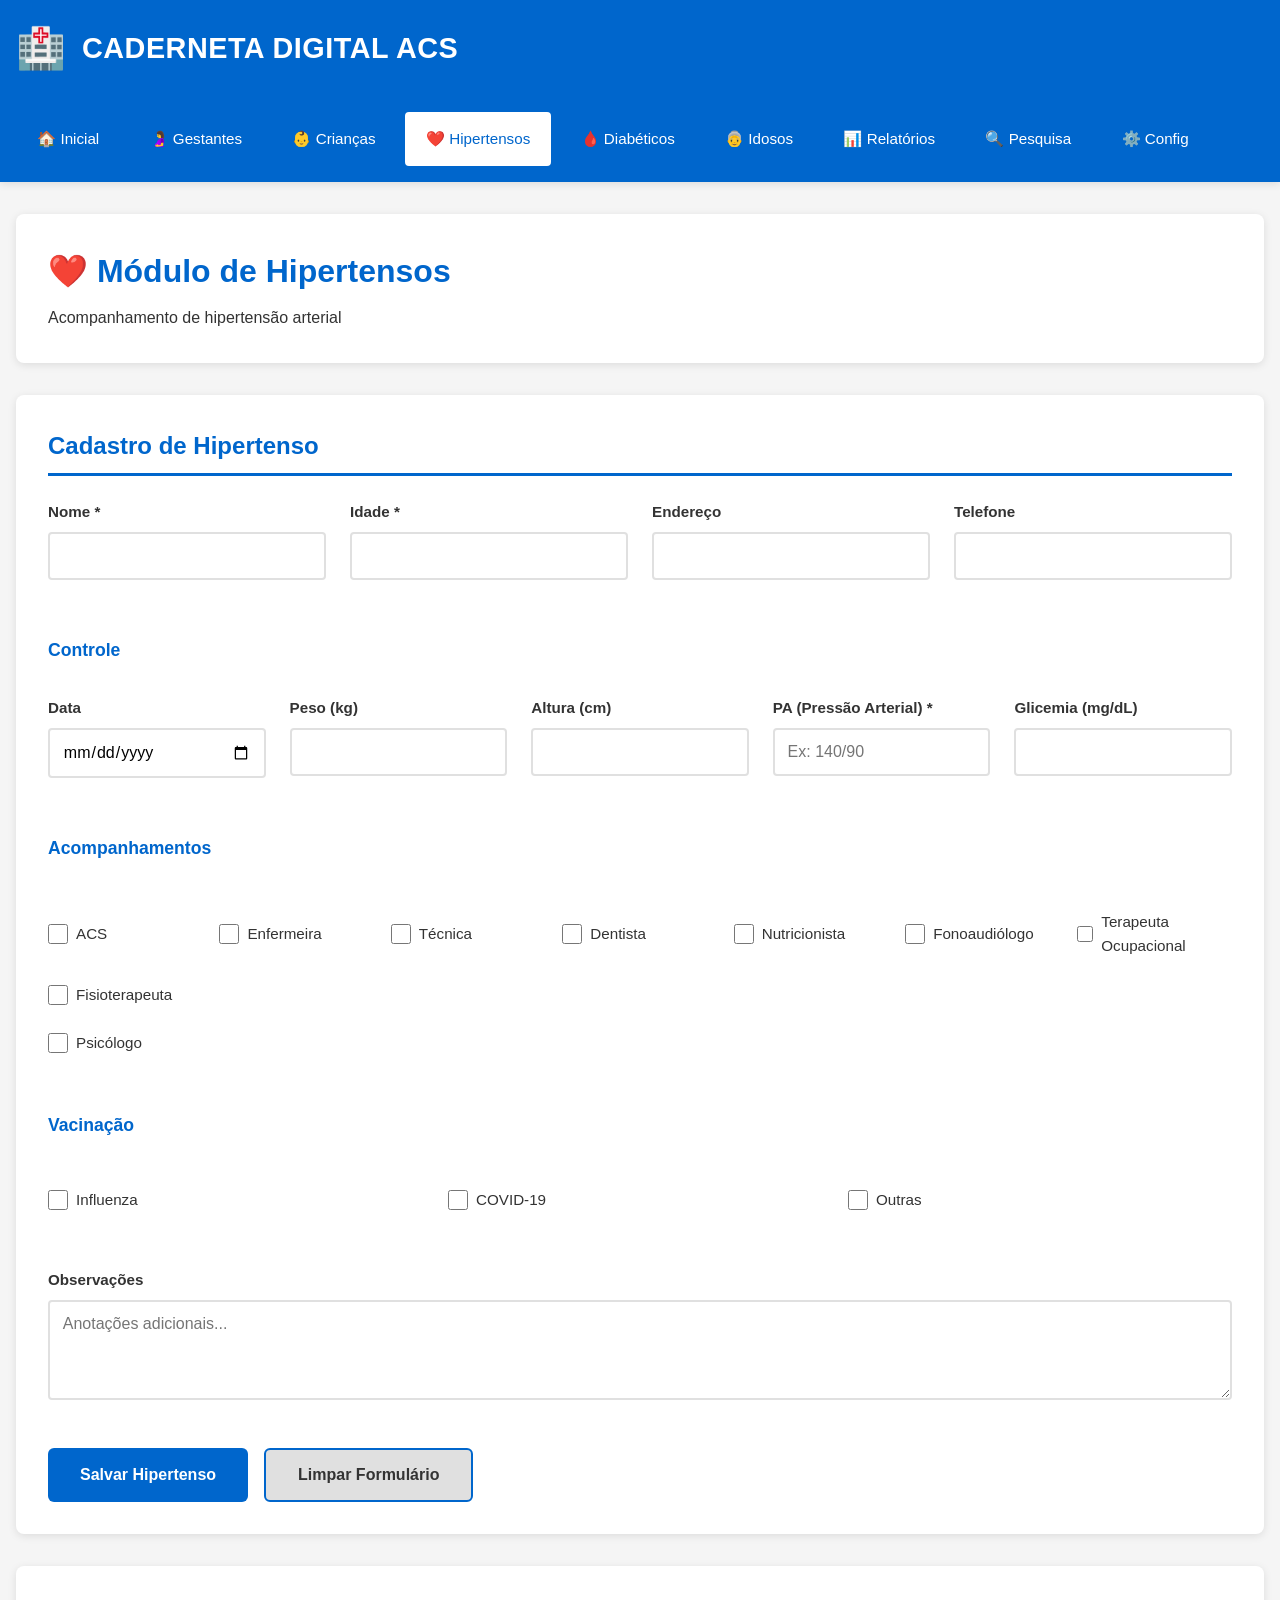
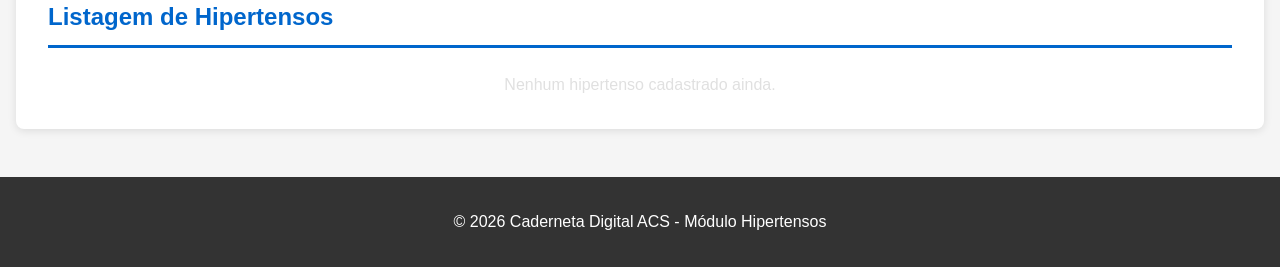
<file: hipertensos.html>
<!DOCTYPE html>
<html lang="pt-BR">
<head>
    <meta charset="UTF-8">
    <meta name="viewport" content="width=device-width, initial-scale=1.0">
    <title>Módulo Hipertensos - Caderneta Digital ACS</title>
    <link rel="stylesheet" href="style.css">
</head>
<body>
    <header class="header">
        <div class="header-content">
            <div class="logo-section">
                <div class="logo">🏥</div>
                <h1>CADERNETA DIGITAL ACS</h1>
            </div>
            <nav class="nav-menu">
                <a href="index.html" class="nav-link">🏠 Inicial</a>
                <a href="gestantes.html" class="nav-link">🤰 Gestantes</a>
                <a href="criancas.html" class="nav-link">👶 Crianças</a>
                <a href="hipertensos.html" class="nav-link active">❤️ Hipertensos</a>
                <a href="diabeticos.html" class="nav-link">🩸 Diabéticos</a>
                <a href="idosos.html" class="nav-link">👵 Idosos</a>
                <a href="relatorios.html" class="nav-link">📊 Relatórios</a>
                <a href="pesquisa.html" class="nav-link">🔍 Pesquisa</a>
                <a href="configuracoes.html" class="nav-link">⚙️ Config</a>
            </nav>
        </div>
    </header>

    <main class="container">
        <section>
            <h2>❤️ Módulo de Hipertensos</h2>
            <p>Acompanhamento de hipertensão arterial</p>
        </section>

        <section>
            <h3>Cadastro de Hipertenso</h3>
            <form id="formHipertenso" class="form-cadastro">
                <div class="grid-250">
                    <div class="form-group">
                        <label for="nomeHipertenso">Nome *</label>
                        <input type="text" id="nomeHipertenso" required>
                    </div>
                    <div class="form-group">
                        <label for="idadeHipertenso">Idade *</label>
                        <input type="number" id="idadeHipertenso" min="18" required>
                    </div>
                    <div class="form-group">
                        <label for="enderecoHipertenso">Endereço</label>
                        <input type="text" id="enderecoHipertenso">
                    </div>
                    <div class="form-group">
                        <label for="telefoneHipertenso">Telefone</label>
                        <input type="tel" id="telefoneHipertenso">
                    </div>
                </div>

                <h4 class="section-subtitle">Controle</h4>
                <div class="grid-150">
                    <div class="form-group">
                        <label for="dataControlHipertenso">Data</label>
                        <input type="date" id="dataControlHipertenso">
                    </div>
                    <div class="form-group">
                        <label for="pesoHipertenso">Peso (kg)</label>
                        <input type="number" id="pesoHipertenso" step="0.1">
                    </div>
                    <div class="form-group">
                        <label for="alturaHipertenso">Altura (cm)</label>
                        <input type="number" id="alturaHipertenso" step="0.1">
                    </div>
                    <div class="form-group">
                        <label for="paHipertenso">PA (Pressão Arterial) *</label>
                        <input type="text" id="paHipertenso" placeholder="Ex: 140/90" required>
                    </div>
                    <div class="form-group">
                        <label for="glicemiaHipertenso">Glicemia (mg/dL)</label>
                        <input type="number" id="glicemiaHipertenso" step="0.1">
                    </div>
                </div>

                 <h4 class="section-subtitle">Acompanhamentos</h4>
                <div class="checkbox-group">
                    <div class="checkbox-item">
                        <input type="checkbox" id="acomp-acs-idoso">
                        <label for="acomp-acs-idoso">ACS</label>
                    </div>
                    <div class="checkbox-item">
                        <input type="checkbox" id="acomp-enfermeira-idoso">
                        <label for="acomp-enfermeira-idoso">Enfermeira</label>
                    </div>
                    <div class="checkbox-item">
                        <input type="checkbox" id="acomp-tecnica-idoso">
                        <label for="acomp-tecnica-idoso">Técnica</label>
                    </div>
                    <div class="checkbox-item">
                        <input type="checkbox" id="acomp-dentista-idoso">
                        <label for="acomp-dentista-idoso">Dentista</label>
                    </div>
                    <div class="checkbox-item">
                        <input type="checkbox" id="acomp-nutricionista-idoso">
                        <label for="acomp-nutricionista-idoso">Nutricionista</label>
                    </div>
                    <div class="checkbox-item">
                        <input type="checkbox" id="acomp-fonoaudiologo-idoso">
                        <label for="acomp-fonoaudiologo-idoso">Fonoaudiólogo</label>
                    </div>
                    <div class="checkbox-item">
                        <input type="checkbox" id="acomp-terapeuta-idoso">
                        <label for="acomp-terapeuta-idoso">Terapeuta Ocupacional</label>
                    </div>
                </div>
                 <div class="checkbox-item">
                        <input type="checkbox" id="acomp-fisioterapeuta-idoso">
                        <label for="acomp-fisioterapeuta-idoso">Fisioterapeuta</label>
                    </div>
                </div>
                 <div class="checkbox-item">
                        <input type="checkbox" id="acomp-piscologo-idoso">
                        <label for="acomp-piscologo-idoso">Psicólogo</label>
                    </div>
                </div>

                <h4 class="section-subtitle">Vacinação</h4>
                <div class="checkbox-group">
                    <div class="checkbox-item">
                        <input type="checkbox" id="vac-influenza-hip">
                        <label for="vac-influenza-hip">Influenza</label>
                    </div>
                    <div class="checkbox-item">
                        <input type="checkbox" id="vac-covid-hip">
                        <label for="vac-covid-hip">COVID-19</label>
                    </div>
                    <div class="checkbox-item">
                        <input type="checkbox" id="vac-outras-hip">
                        <label for="vac-outras-hip">Outras</label>
                    </div>
                </div>

                <div class="form-group margin-top-2rem">
                    <label for="obsHipertenso">Observações</label>
                    <textarea id="obsHipertenso" placeholder="Anotações adicionais..."></textarea>
                </div>

                <div class="form-actions">
                    <button type="submit" class="btn btn-primary">Salvar Hipertenso</button>
                    <button type="reset" class="btn btn-secondary">Limpar Formulário</button>
                </div>
            </form>
        </section>

        <section>
            <h3>Listagem de Hipertensos</h3>
            <div id="listaHipertensos" class="results-list">
                <p class="text-center-muted">Nenhum hipertenso cadastrado ainda.</p>
            </div>
        </section>
    </main>

    <footer class="footer">
        <p>&copy; 2026 Caderneta Digital ACS - Módulo Hipertensos</p>
    </footer>

    <script src="script.js"></script>
</body>
</html>
</file>
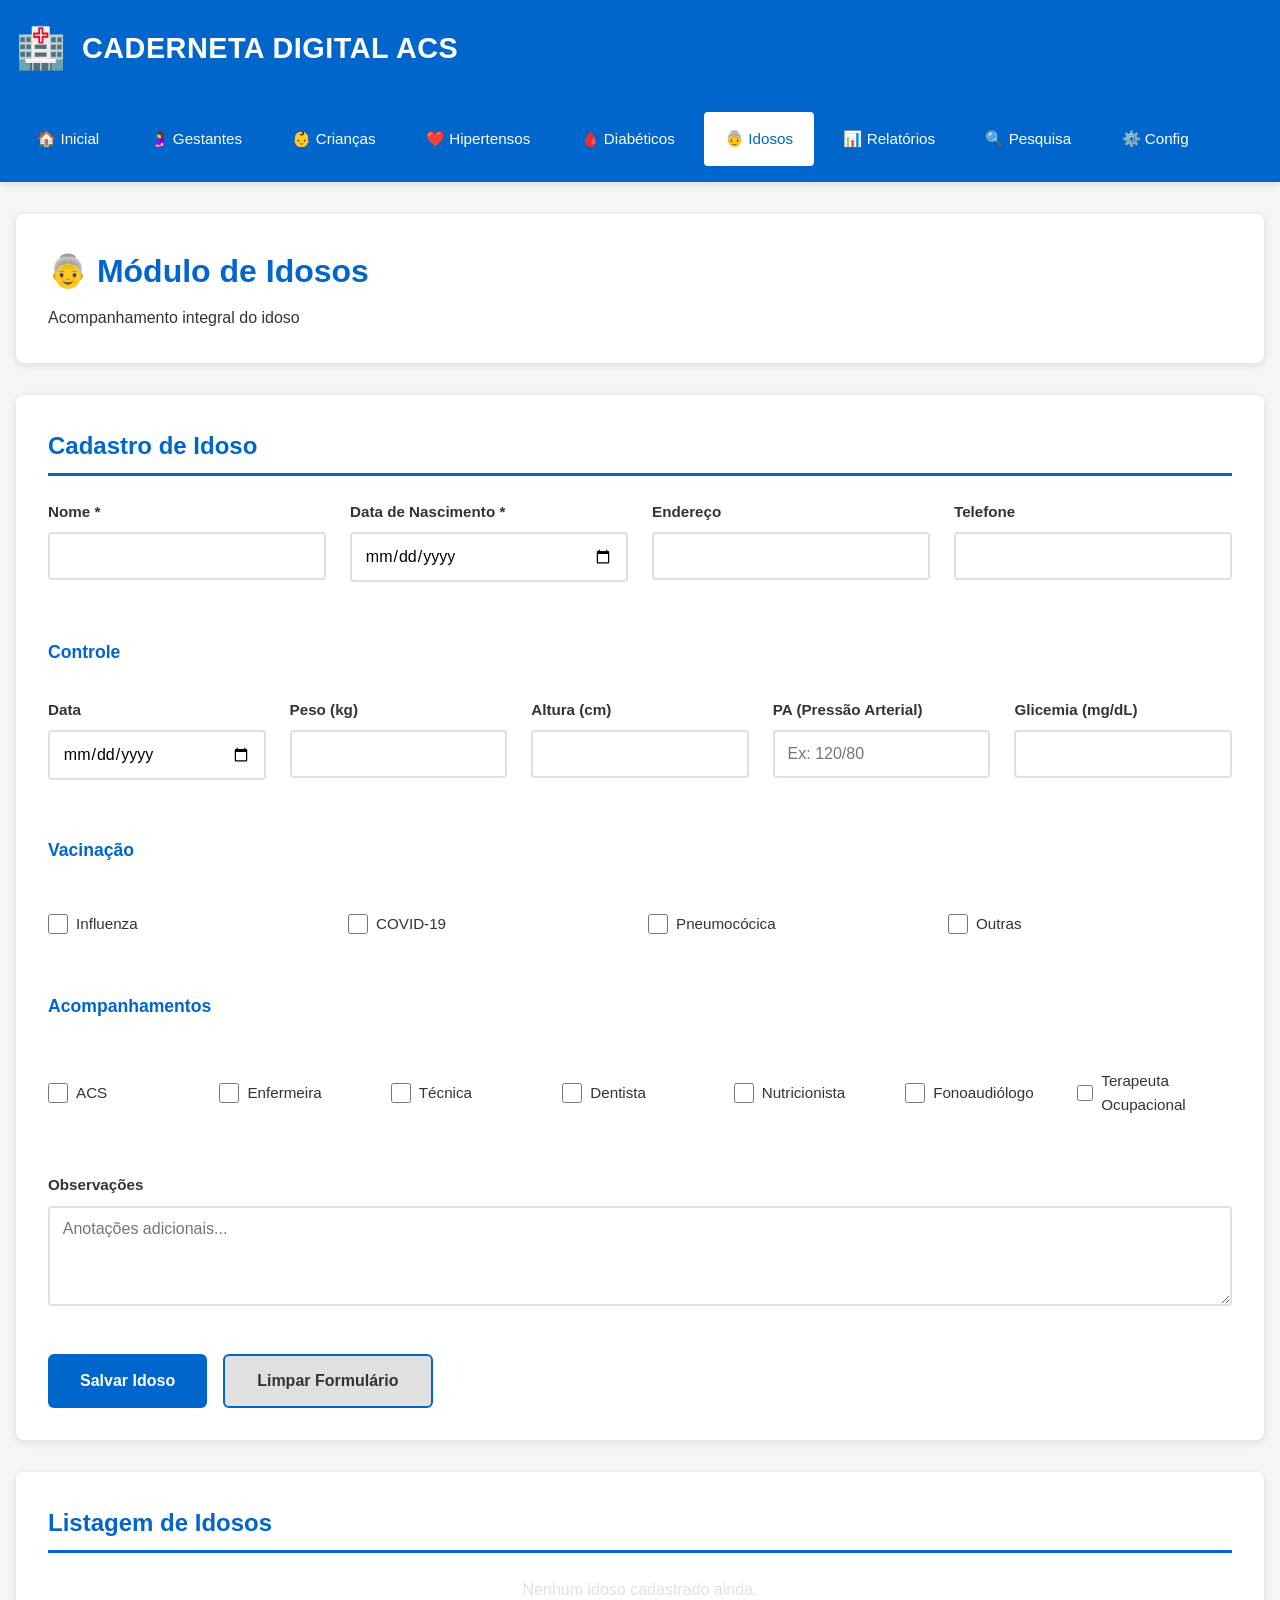
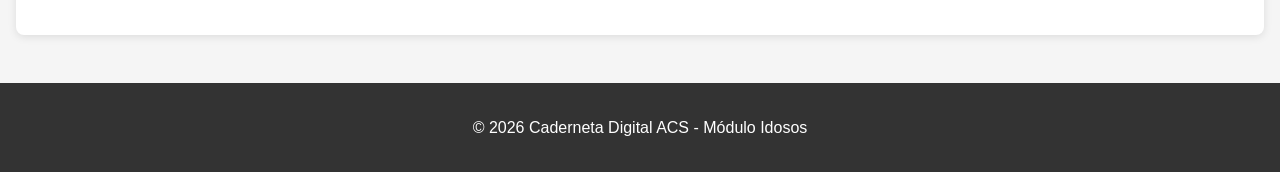
<file: idosos.html>
<!DOCTYPE html>
<html lang="pt-BR">
<head>
    <meta charset="UTF-8">
    <meta name="viewport" content="width=device-width, initial-scale=1.0">
    <title>Módulo Idosos - Caderneta Digital ACS</title>
    <link rel="stylesheet" href="style.css">
</head>
<body>
    <header class="header">
        <div class="header-content">
            <div class="logo-section">
                <div class="logo">🏥</div>
                <h1>CADERNETA DIGITAL ACS</h1>
            </div>
            <nav class="nav-menu">
                <a href="index.html" class="nav-link">🏠 Inicial</a>
                <a href="gestantes.html" class="nav-link">🤰 Gestantes</a>
                <a href="criancas.html" class="nav-link">👶 Crianças</a>
                <a href="hipertensos.html" class="nav-link">❤️ Hipertensos</a>
                <a href="diabeticos.html" class="nav-link">🩸 Diabéticos</a>
                <a href="idosos.html" class="nav-link active">👵 Idosos</a>
                <a href="relatorios.html" class="nav-link">📊 Relatórios</a>
                <a href="pesquisa.html" class="nav-link">🔍 Pesquisa</a>
                <a href="configuracoes.html" class="nav-link">⚙️ Config</a>
            </nav>
        </div>
    </header>

    <main class="container">
        <section>
            <h2>👵 Módulo de Idosos</h2>
            <p>Acompanhamento integral do idoso</p>
        </section>

        <section>
            <h3>Cadastro de Idoso</h3>
            <form id="formIdoso" class="form-cadastro">
                <div class="grid-250">
                    <div class="form-group">
                        <label for="nomeIdoso">Nome *</label>
                        <input type="text" id="nomeIdoso" required>
                    </div>
                    <div class="form-group">
                        <label for="dataNascIdoso">Data de Nascimento *</label>
                        <input type="date" id="dataNascIdoso" required>
                    </div>
                    <div class="form-group">
                        <label for="enderecoIdoso">Endereço</label>
                        <input type="text" id="enderecoIdoso">
                    </div>
                    <div class="form-group">
                        <label for="telefoneIdoso">Telefone</label>
                        <input type="tel" id="telefoneIdoso">
                    </div>
                </div>

                <h4 class="section-subtitle">Controle</h4>
                <div class="grid-150">
                    <div class="form-group">
                        <label for="dataControlIdoso">Data</label>
                        <input type="date" id="dataControlIdoso">
                    </div>
                    <div class="form-group">
                        <label for="pesoIdoso">Peso (kg)</label>
                        <input type="number" id="pesoIdoso" step="0.1">
                    </div>
                    <div class="form-group">
                        <label for="alturaIdoso">Altura (cm)</label>
                        <input type="number" id="alturaIdoso" step="0.1">
                    </div>
                    <div class="form-group">
                        <label for="paIdoso">PA (Pressão Arterial)</label>
                        <input type="text" id="paIdoso" placeholder="Ex: 120/80">
                    </div>
                    <div class="form-group">
                        <label for="glicemiaIdoso">Glicemia (mg/dL)</label>
                        <input type="number" id="glicemiaIdoso" step="0.1">
                    </div>
                </div>

                <h4 class="section-subtitle">Vacinação</h4>
                <div class="checkbox-group">
                    <div class="checkbox-item">
                        <input type="checkbox" id="vac-influenza-idoso">
                        <label for="vac-influenza-idoso">Influenza</label>
                    </div>
                    <div class="checkbox-item">
                        <input type="checkbox" id="vac-covid-idoso">
                        <label for="vac-covid-idoso">COVID-19</label>
                    </div>
                    <div class="checkbox-item">
                        <input type="checkbox" id="vac-pneumococica-idoso">
                        <label for="vac-pneumococica-idoso">Pneumocócica</label>
                    </div>
                    <div class="checkbox-item">
                        <input type="checkbox" id="vac-outras-idoso">
                        <label for="vac-outras-idoso">Outras</label>
                    </div>
                </div>

                <h4 class="section-subtitle">Acompanhamentos</h4>
                <div class="checkbox-group">
                    <div class="checkbox-item">
                        <input type="checkbox" id="acomp-acs-idoso">
                        <label for="acomp-acs-idoso">ACS</label>
                    </div>
                    <div class="checkbox-item">
                        <input type="checkbox" id="acomp-enfermeira-idoso">
                        <label for="acomp-enfermeira-idoso">Enfermeira</label>
                    </div>
                    <div class="checkbox-item">
                        <input type="checkbox" id="acomp-tecnica-idoso">
                        <label for="acomp-tecnica-idoso">Técnica</label>
                    </div>
                    <div class="checkbox-item">
                        <input type="checkbox" id="acomp-dentista-idoso">
                        <label for="acomp-dentista-idoso">Dentista</label>
                    </div>
                    <div class="checkbox-item">
                        <input type="checkbox" id="acomp-nutricionista-idoso">
                        <label for="acomp-nutricionista-idoso">Nutricionista</label>
                    </div>
                    <div class="checkbox-item">
                        <input type="checkbox" id="acomp-fonoaudiologo-idoso">
                        <label for="acomp-fonoaudiologo-idoso">Fonoaudiólogo</label>
                    </div>
                    <div class="checkbox-item">
                        <input type="checkbox" id="acomp-terapeuta-idoso">
                        <label for="acomp-terapeuta-idoso">Terapeuta Ocupacional</label>
                    </div>
                </div>

                <div class="form-group margin-top-2rem">
                    <label for="obsIdoso">Observações</label>
                    <textarea id="obsIdoso" placeholder="Anotações adicionais..."></textarea>
                </div>

                <div class="form-actions">
                    <button type="submit" class="btn btn-primary">Salvar Idoso</button>
                    <button type="reset" class="btn btn-secondary">Limpar Formulário</button>
                </div>
            </form>
        </section>

        <section>
            <h3>Listagem de Idosos</h3>
            <div id="listaIdosos" class="results-list">
                <p class="empty-state">Nenhum idoso cadastrado ainda.</p>
            </div>
        </section>
    </main>

    <footer class="footer">
        <p>&copy; 2026 Caderneta Digital ACS - Módulo Idosos</p>
    </footer>

    <script src="script.js"></script>
</body>
</html>
</file>
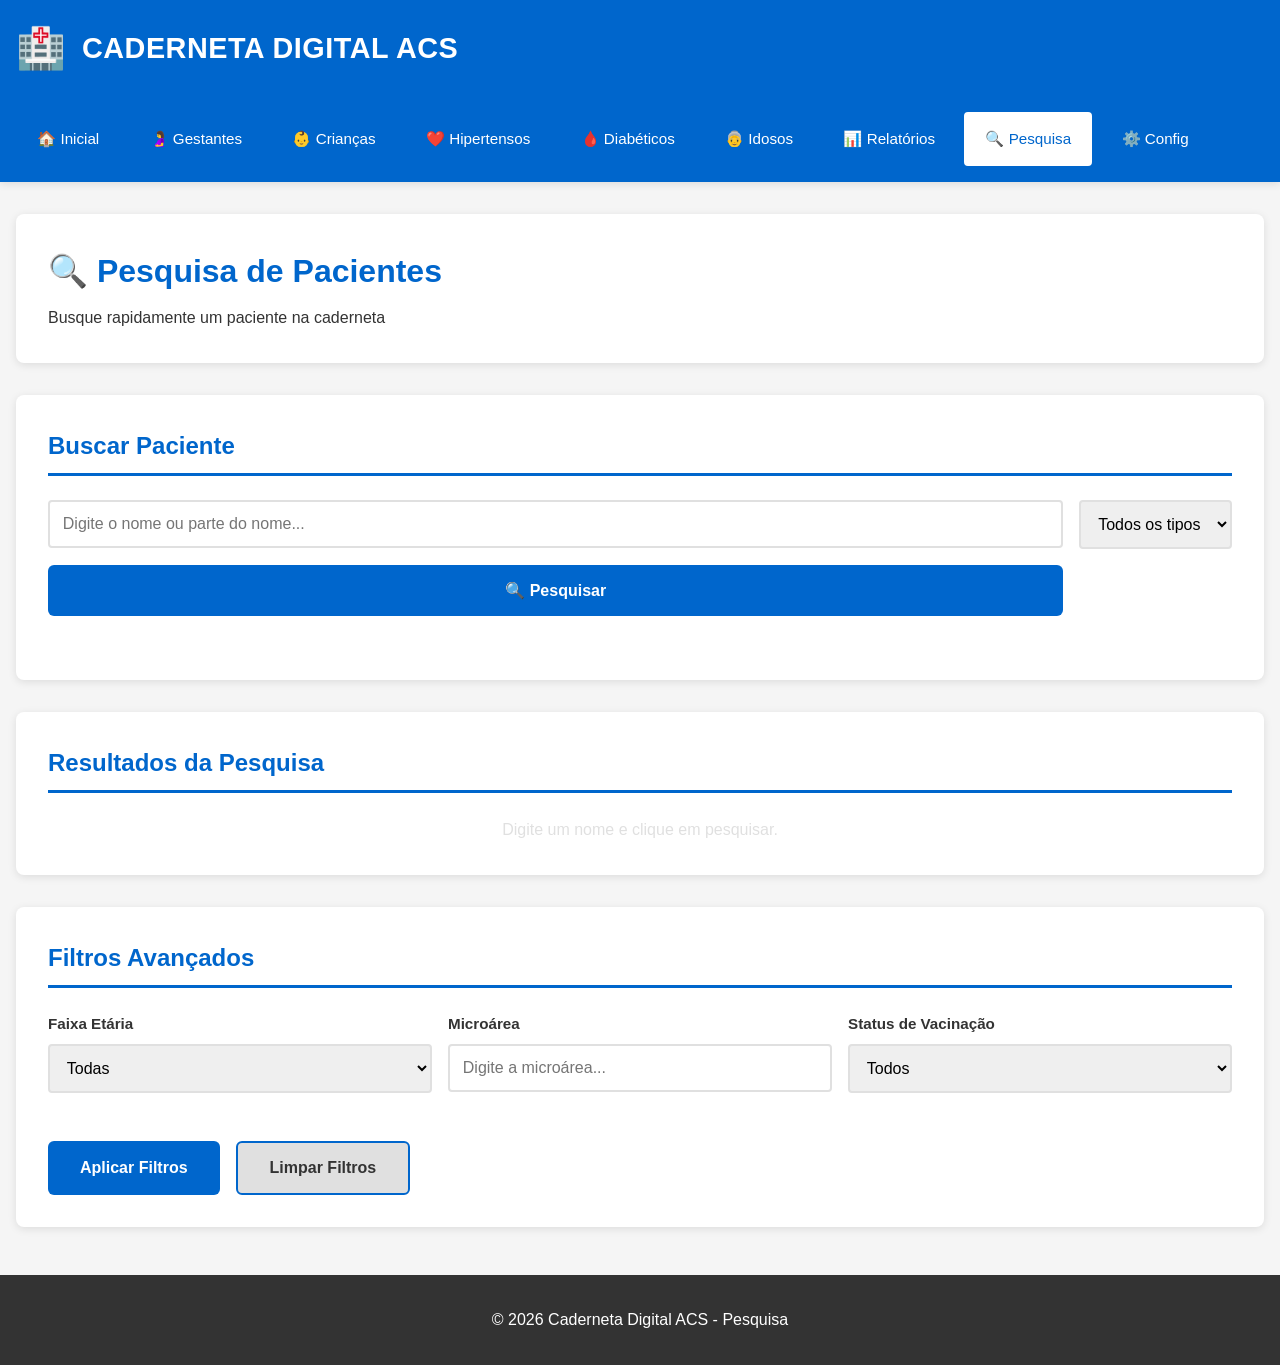
<file: pesquisa.html>
<!DOCTYPE html>
<html lang="pt-BR">
<head>
    <meta charset="UTF-8">
    <meta name="viewport" content="width=device-width, initial-scale=1.0">
    <title>Pesquisa - Caderneta Digital ACS</title>
    <link rel="stylesheet" href="style.css">
</head>
<body>
    <header class="header">
        <div class="header-content">
            <div class="logo-section">
                <div class="logo">🏥</div>
                <h1>CADERNETA DIGITAL ACS</h1>
            </div>
            <nav class="nav-menu">
                <a href="index.html" class="nav-link">🏠 Inicial</a>
                <a href="gestantes.html" class="nav-link">🤰 Gestantes</a>
                <a href="criancas.html" class="nav-link">👶 Crianças</a>
                <a href="hipertensos.html" class="nav-link">❤️ Hipertensos</a>
                <a href="diabeticos.html" class="nav-link">🩸 Diabéticos</a>
                <a href="idosos.html" class="nav-link">👵 Idosos</a>
                <a href="relatorios.html" class="nav-link">📊 Relatórios</a>
                <a href="pesquisa.html" class="nav-link active">🔍 Pesquisa</a>
                <a href="configuracoes.html" class="nav-link">⚙️ Config</a>
            </nav>
        </div>
    </header>

    <main class="container">
        <section>
            <h2>🔍 Pesquisa de Pacientes</h2>
            <p>Busque rapidamente um paciente na caderneta</p>
        </section>

        <section>
            <h3>Buscar Paciente</h3>
            <form id="formPesquisa" class="search-form">
                <div class="form-grid">
                    <div class="form-group form-no-margin">
                        <input type="text" id="busca-nome" class="input-full" placeholder="Digite o nome ou parte do nome...">
                    </div>
                    <div class="form-group form-no-margin">
                        <select id="tipo-paciente" class="input-full">
                            <option value="">Todos os tipos</option>
                            <option value="gestante">Gestantes</option>
                            <option value="crianca">Crianças</option>
                            <option value="hipertenso">Hipertensos</option>
                            <option value="diabetico">Diabéticos</option>
                            <option value="idoso">Idosos</option>
                        </select>
                    </div>
                    <button type="submit" class="btn btn-primary">🔍 Pesquisar</button>
                </div>
            </form>
        </section>

        <section>
            <h3>Resultados da Pesquisa</h3>
            <div id="resultadosPesquisa" class="resultados-pesquisa">
                <p class="pesquisa-placeholder">Digite um nome e clique em pesquisar.</p>
            </div>
        </section>

        <section>
            <h3>Filtros Avançados</h3>
            <form id="formFiltroAvancado" class="advanced-filter-form">
                <div class="advanced-filters-grid">
                    <div class="form-group">
                        <label for="filtro-faixa-etaria">Faixa Etária</label>
                        <select id="filtro-faixa-etaria">
                            <option value="">Todas</option>
                            <option value="0-10">0-10 anos</option>
                            <option value="11-20">11-20 anos</option>
                            <option value="21-30">21-30 anos</option>
                            <option value="31-40">31-40 anos</option>
                            <option value="41-50">41-50 anos</option>
                            <option value="51-60">51-60 anos</option>
                            <option value="60+">60+ anos</option>
                        </select>
                    </div>
                    <div class="form-group">
                        <label for="filtro-microarea">Microárea</label>
                        <input type="text" id="filtro-microarea" placeholder="Digite a microárea...">
                    </div>
                    <div class="form-group">
                        <label for="filtro-status-vacina">Status de Vacinação</label>
                        <select id="filtro-status-vacina">
                            <option value="">Todos</option>
                            <option value="atualizado">Atualizado</option>
                            <option value="pendente">Pendente</option>
                        </select>
                    </div>
                </div>
                <div class="form-actions">
                    <button type="submit" class="btn btn-primary">Aplicar Filtros</button>
                    <button type="reset" class="btn btn-secondary">Limpar Filtros</button>
                </div>
            </form>
        </section>
    </main>

    <footer class="footer">
        <p>&copy; 2026 Caderneta Digital ACS - Pesquisa</p>
    </footer>

    <script src="script.js"></script>
</body>
</html>
</file>
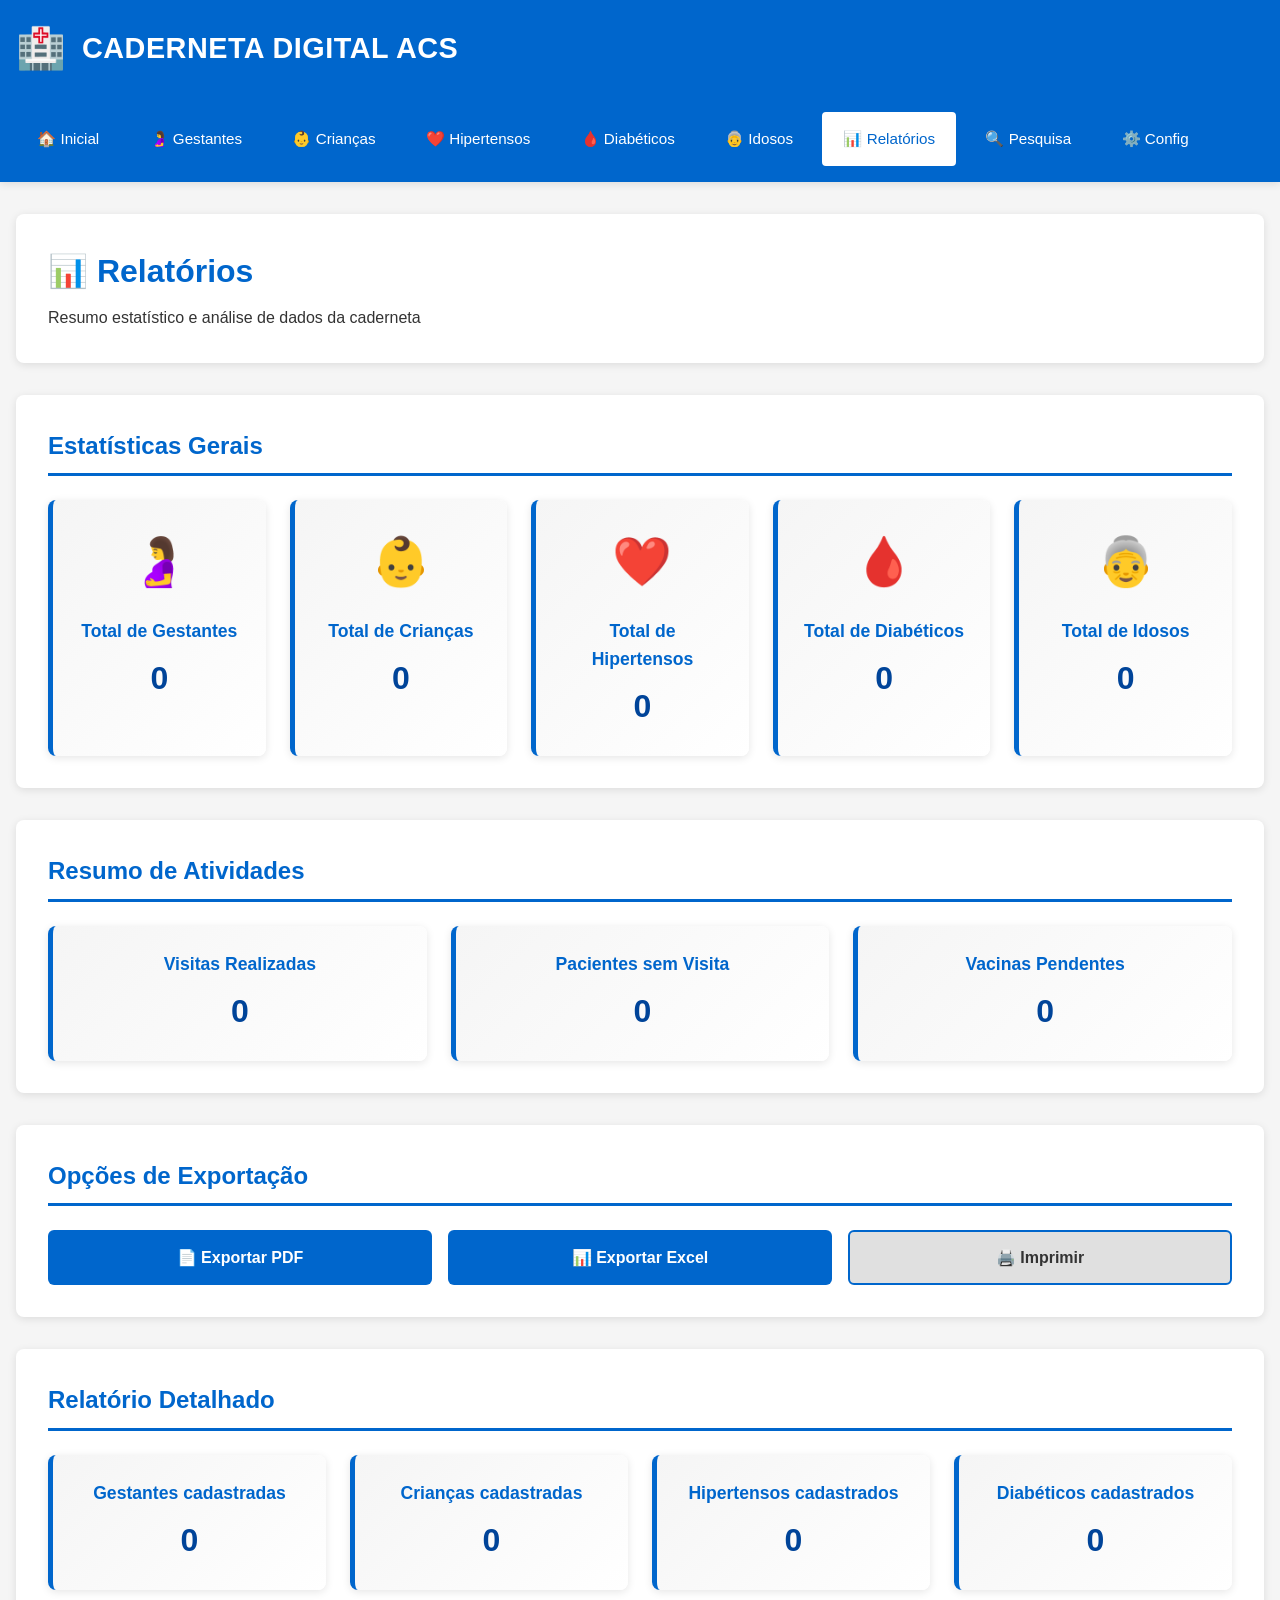
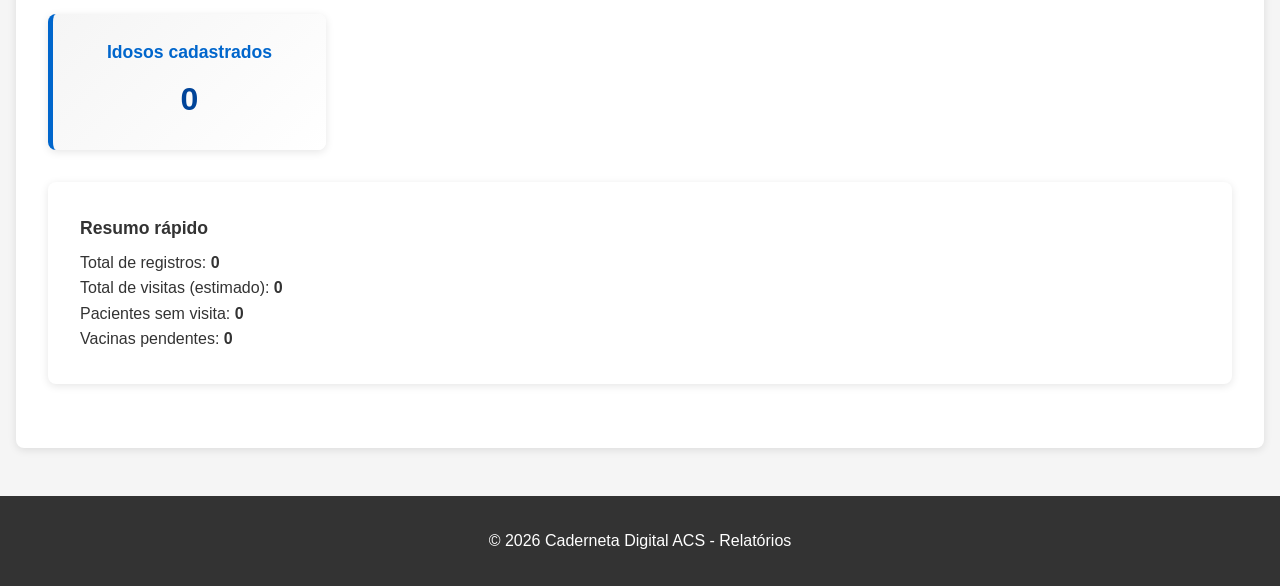
<file: relatorios.html>
<!DOCTYPE html>
<html lang="pt-BR">
<head>
    <meta charset="UTF-8">
    <meta name="viewport" content="width=device-width, initial-scale=1.0">
    <title>Relatórios - Caderneta Digital ACS</title>
    <link rel="stylesheet" href="style.css">
</head>
<body>
    <header class="header">
        <div class="header-content">
            <div class="logo-section">
                <div class="logo">🏥</div>
                <h1>CADERNETA DIGITAL ACS</h1>
            </div>
            <nav class="nav-menu">
                <a href="index.html" class="nav-link">🏠 Inicial</a>
                <a href="gestantes.html" class="nav-link">🤰 Gestantes</a>
                <a href="criancas.html" class="nav-link">👶 Crianças</a>
                <a href="hipertensos.html" class="nav-link">❤️ Hipertensos</a>
                <a href="diabeticos.html" class="nav-link">🩸 Diabéticos</a>
                <a href="idosos.html" class="nav-link">👵 Idosos</a>
                <a href="relatorios.html" class="nav-link active">📊 Relatórios</a>
                <a href="pesquisa.html" class="nav-link">🔍 Pesquisa</a>
                <a href="configuracoes.html" class="nav-link">⚙️ Config</a>
            </nav>
        </div>
    </header>

    <main class="container">
        <section>
            <h2>📊 Relatórios</h2>
            <p>Resumo estatístico e análise de dados da caderneta</p>
        </section>

        <section>
            <h3>Estatísticas Gerais</h3>
            <div class="stats-grid">
                <div class="stat-card">
                    <div class="stat-icon">🤰</div>
                    <h4>Total de Gestantes</h4>
                    <p class="stat-number" id="total-gestantes">0</p>
                </div>
                <div class="stat-card">
                    <div class="stat-icon">👶</div>
                    <h4>Total de Crianças</h4>
                    <p class="stat-number" id="total-criancas">0</p>
                </div>
                <div class="stat-card">
                    <div class="stat-icon">❤️</div>
                    <h4>Total de Hipertensos</h4>
                    <p class="stat-number" id="total-hipertensos">0</p>
                </div>
                <div class="stat-card">
                    <div class="stat-icon">🩸</div>
                    <h4>Total de Diabéticos</h4>
                    <p class="stat-number" id="total-diabeticos">0</p>
                </div>
                <div class="stat-card">
                    <div class="stat-icon">👵</div>
                    <h4>Total de Idosos</h4>
                    <p class="stat-number" id="total-idosos">0</p>
                </div>
            </div>
        </section>

        <section>
            <h3>Resumo de Atividades</h3>
            <div class="grid-250">
                <div class="stat-card">
                    <h4>Visitas Realizadas</h4>
                    <p class="stat-number" id="total-visitas">0</p>
                </div>
                <div class="stat-card">
                    <h4>Pacientes sem Visita</h4>
                    <p class="stat-number" id="pacientes-sem-visita">0</p>
                </div>
                <div class="stat-card">
                    <h4>Vacinas Pendentes</h4>
                    <p class="stat-number" id="vacinas-pendentes">0</p>
                </div>
            </div>
        </section>

        <section>
            <h3>Opções de Exportação</h3>
            <div class="action-buttons">
                <button class="btn btn-primary" id="btn-exportar-pdf">📄 Exportar PDF</button>
                <button class="btn btn-primary" id="btn-exportar-excel">📊 Exportar Excel</button>
                <button class="btn btn-secondary" id="btn-imprimir">🖨️ Imprimir</button>
            </div>
        </section>

        <section>
            <h3>Relatório Detalhado</h3>
            <div id="relatorioDetalhado">
                <p class="text-center-muted">Nenhum dado para exibir.</p>
            </div>
        </section>
    </main>

    <footer class="footer">
        <p>&copy; 2026 Caderneta Digital ACS - Relatórios</p>
    </footer>

    <script src="script.js"></script>
</body>
</html>
</file>
<file: style.css>
/* ===== VARIÁVEIS E RESET ===== */
:root {
    --azul-principal: #0066cc;
    --azul-escuro: #004499;
    --branco: #ffffff;
    --preto: #000000;
    --cinza-claro: #f5f5f5;
    --cinza-meio: #e0e0e0;
    --cinza-escuro: #333333;
    --sombra: 0 2px 8px rgba(0, 0, 0, 0.1);
    --transicao: all 0.3s ease;
}

* {
    margin: 0;
    padding: 0;
    box-sizing: border-box;
}

body {
    font-family: 'Segoe UI', Tahoma, Geneva, Verdana, sans-serif;
    background-color: var(--cinza-claro);
    color: var(--cinza-escuro);
    line-height: 1.6;
}

/* ===== HEADER E NAVEGAÇÃO ===== */
.header {
    background-color: var(--azul-principal);
    color: var(--branco);
    padding: 1rem 0;
    box-shadow: var(--sombra);
    position: sticky;
    top: 0;
    z-index: 1000;
}

.header-content {
    max-width: 1400px;
    margin: 0 auto;
    padding: 0 1rem;
    display: flex;
    justify-content: space-between;
    align-items: center;
    flex-wrap: wrap;
    gap: 2rem;
}

.logo-section {
    display: flex;
    align-items: center;
    gap: 1rem;
}

.logo {
    font-size: 2.5rem;
}

.header h1 {
    font-size: 1.8rem;
    font-weight: 700;
    letter-spacing: 0.5px;
}

.nav-menu {
    display: flex;
    gap: 0.5rem;
    flex-wrap: wrap;
}

.nav-link {
    color: var(--branco);
    text-decoration: none;
    padding: 0.8rem 1.2rem;
    border-radius: 4px;
    transition: var(--transicao);
    font-weight: 500;
    font-size: 0.95rem;
    border: 2px solid transparent;
}

.nav-link:hover {
    background-color: var(--azul-escuro);
    transform: translateY(-2px);
}

.nav-link.active {
    background-color: var(--branco);
    color: var(--azul-principal);
    border-color: var(--branco);
}

/* ===== CONTAINER PRINCIPAL ===== */
.container {
    max-width: 1400px;
    margin: 2rem auto;
    padding: 0 1rem;
    min-height: 70vh;
}

/* ===== SEÇÕES ===== */
section {
    background-color: var(--branco);
    padding: 2rem;
    margin-bottom: 2rem;
    border-radius: 8px;
    box-shadow: var(--sombra);
}

section h2 {
    color: var(--azul-principal);
    font-size: 2rem;
    margin-bottom: 0.5rem;
}

section h3 {
    color: var(--azul-principal);
    font-size: 1.5rem;
    margin-bottom: 1.5rem;
    padding-bottom: 0.5rem;
    border-bottom: 3px solid var(--azul-principal);
}

section h4 {
    color: var(--cinza-escuro);
    font-size: 1.1rem;
    margin-bottom: 0.5rem;
}

section p {
    font-size: 1rem;
    color: var(--cinza-escuro);
}

/* ===== WELCOME ===== */
.welcome {
    text-align: center;
    background: linear-gradient(135deg, var(--azul-principal), var(--azul-escuro));
    color: var(--branco);
}

.welcome h2 {
    color: var(--branco);
    font-size: 2.5rem;
    margin-bottom: 1rem;
}

.welcome p {
    color: rgba(255, 255, 255, 0.9);
    font-size: 1.1rem;
}

/* ===== DASHBOARD ===== */
.stats-grid {
    display: grid;
    grid-template-columns: repeat(auto-fit, minmax(200px, 1fr));
    gap: 1.5rem;
}

.stat-card {
    background: linear-gradient(135deg, var(--cinza-claro), var(--branco));
    padding: 1.5rem;
    border-radius: 8px;
    border-left: 5px solid var(--azul-principal);
    text-align: center;
    transition: var(--transicao);
    box-shadow: var(--sombra);
}

.stat-card:hover {
    transform: translateY(-5px);
    box-shadow: 0 5px 15px rgba(0, 102, 204, 0.2);
}

.stat-icon {
    font-size: 3rem;
    margin-bottom: 1rem;
}

.stat-card h4 {
    margin-bottom: 0.5rem;
    color: var(--azul-principal);
}

.stat-number {
    font-size: 2rem;
    font-weight: 700;
    color: var(--azul-escuro);
}

/* ===== BOTÕES ===== */
.action-buttons {
    display: grid;
    grid-template-columns: repeat(auto-fit, minmax(200px, 1fr));
    gap: 1rem;
}

.btn {
    padding: 1rem 2rem;
    border: none;
    border-radius: 6px;
    font-size: 1rem;
    font-weight: 600;
    cursor: pointer;
    text-decoration: none;
    text-align: center;
    transition: var(--transicao);
    display: inline-block;
}

.btn-primary {
    background-color: var(--azul-principal);
    color: var(--branco);
}

.btn-primary:hover {
    background-color: var(--azul-escuro);
    transform: translateY(-2px);
    box-shadow: 0 4px 12px rgba(0, 102, 204, 0.3);
}

.btn-secondary {
    background-color: var(--cinza-meio);
    color: var(--cinza-escuro);
    border: 2px solid var(--azul-principal);
}

.btn-secondary:hover {
    background-color: var(--azul-principal);
    color: var(--branco);
    transform: translateY(-2px);
}

/* ===== FORMULÁRIOS ===== */
form {
    display: flex;
    flex-direction: column;
    gap: 1.5rem;
}

.form-group {
    display: flex;
    flex-direction: column;
    gap: 0.5rem;
}

label {
    font-weight: 600;
    color: var(--cinza-escuro);
    font-size: 0.95rem;
}

input, select, textarea {
    padding: 0.8rem;
    border: 2px solid var(--cinza-meio);
    border-radius: 4px;
    font-size: 1rem;
    font-family: inherit;
    transition: var(--transicao);
}

.input-full {
    width: 100%;
}

.search-form {
    margin-bottom: 2rem;
}

.form-grid,
.advanced-filters-grid,
.grid-250,
.grid-150 {
    display: grid;
    gap: 1rem;
}

.form-grid {
    grid-template-columns: 1fr auto;
}

.advanced-filters-grid,
.grid-250 {
    grid-template-columns: repeat(auto-fit, minmax(250px, 1fr));
}

.grid-150 {
    grid-template-columns: repeat(auto-fit, minmax(150px, 1fr));
}

.form-no-margin {
    margin: 0;
}

.margin-top-2rem {
    margin-top: 2rem;
}

.margin-top-1-5rem {
    margin-top: 1.5rem;
}

.section-subtitle {
    margin-top: 2rem;
    color: var(--azul-principal);
}

.text-center-muted {
    text-align: center;
    color: var(--cinza-meio);
}

.text-muted-small {
    margin-top: 1rem;
    color: var(--cinza-meio);
    font-size: 0.9rem;
}

.results-list {
    max-height: 600px;
    overflow-y: auto;
}

.empty-state,
.pesquisa-placeholder {
    text-align: center;
    color: var(--cinza-meio);
}

.form-actions {
    display: flex;
    gap: 1rem;
    margin-top: 1.5rem;
}

.grid-250 {
    display: grid;
    grid-template-columns: repeat(auto-fit, minmax(250px, 1fr));
    gap: 1.5rem;
}

.grid-200 {
    display: grid;
    grid-template-columns: repeat(auto-fit, minmax(200px, 1fr));
    gap: 1.5rem;
}

.grid-150 {
    display: grid;
    grid-template-columns: repeat(auto-fit, minmax(150px, 1fr));
    gap: 1.5rem;
}

.grid-1fr-auto {
    display: grid;
    grid-template-columns: 1fr auto;
    gap: 1rem;
}

.section-subtitle {
    margin-top: 2rem;
    color: var(--azul-principal);
}

.margin-top-2rem {
    margin-top: 2rem;
}

.mt-1-5rem {
    margin-top: 1.5rem;
}

.btn-full {
    width: 100%;
}

.hidden {
    display: none;
}

.results-list {
    max-height: 600px;
    overflow-y: auto;
}

.empty-state,
.pesquisa-placeholder {
    text-align: center;
    color: var(--cinza-meio);
}

input:focus, select:focus, textarea:focus {
    outline: none;
    border-color: var(--azul-principal);
    box-shadow: 0 0 0 3px rgba(0, 102, 204, 0.1);
}

textarea {
    resize: vertical;
    min-height: 100px;
}

/* ===== TABELAS ===== */
table {
    width: 100%;
    border-collapse: collapse;
    margin-top: 1rem;
}

table thead {
    background-color: var(--azul-principal);
    color: var(--branco);
}

table th {
    padding: 1rem;
    text-align: left;
    font-weight: 600;
}

table td {
    padding: 0.8rem 1rem;
    border-bottom: 1px solid var(--cinza-meio);
}

table tbody tr:hover {
    background-color: var(--cinza-claro);
}

table tbody tr:nth-child(even) {
    background-color: rgba(245, 245, 245, 0.5);
}

/* ===== CHECKBOXES ===== */
.checkbox-group {
    display: grid;
    grid-template-columns: repeat(auto-fit, minmax(150px, 1fr));
    gap: 1rem;
    margin-top: 1rem;
}

.checkbox-item {
    display: flex;
    align-items: center;
    gap: 0.5rem;
}

.checkbox-item input[type="checkbox"] {
    width: 20px;
    height: 20px;
    cursor: pointer;
    accent-color: var(--azul-principal);
}

.checkbox-item label {
    margin: 0;
    cursor: pointer;
    font-weight: normal;
}

/* ===== MODAL ===== */
.modal {
    display: none;
    position: fixed;
    z-index: 2000;
    left: 0;
    top: 0;
    width: 100%;
    height: 100%;
    background-color: rgba(0, 0, 0, 0.5);
}

.modal.show {
    display: flex;
    align-items: center;
    justify-content: center;
}

.modal-content {
    background-color: var(--branco);
    padding: 2rem;
    border-radius: 8px;
    max-width: 600px;
    width: 90%;
    box-shadow: 0 10px 40px rgba(0, 0, 0, 0.3);
}

.modal-header {
    display: flex;
    justify-content: space-between;
    align-items: center;
    margin-bottom: 1.5rem;
}

.modal-header h2 {
    color: var(--azul-principal);
}

.close-btn {
    font-size: 1.5rem;
    font-weight: bold;
    color: var(--cinza-escuro);
    cursor: pointer;
    transition: var(--transicao);
}

.close-btn:hover {
    color: var(--preto);
}

/* ===== FOOTER ===== */
.footer {
    background-color: var(--cinza-escuro);
    color: var(--branco);
    text-align: center;
    padding: 2rem;
    margin-top: 3rem;
}

.footer p {
    color: var(--branco);
    margin: 0;
}

/* ===== ALERTAS E MENSAGENS ===== */
.alert {
    padding: 1rem;
    border-radius: 4px;
    margin-bottom: 1rem;
    border-left: 4px solid;
}

.alert-success {
    background-color: #d4edda;
    color: #155724;
    border-left-color: #28a745;
}

.alert-error {
    background-color: #f8d7da;
    color: #721c24;
    border-left-color: #f5c6cb;
}

.alert-warning {
    background-color: #fff3cd;
    color: #856404;
    border-left-color: #ffc107;
}

.alert-info {
    background-color: #d1ecf1;
    color: #0c5460;
    border-left-color: #17a2b8;
}

/* ===== RESPONSIVIDADE ===== */
@media (max-width: 768px) {
    .header-content {
        flex-direction: column;
        gap: 1rem;
    }

    .logo-section {
        width: 100%;
        justify-content: center;
    }

    .header h1 {
        font-size: 1.3rem;
    }

    .nav-menu {
        width: 100%;
        justify-content: center;
    }

    .nav-link {
        padding: 0.6rem 0.8rem;
        font-size: 0.85rem;
    }

    section {
        padding: 1.5rem;
    }

    .stats-grid {
        grid-template-columns: repeat(auto-fit, minmax(150px, 1fr));
    }

    .welcome h2 {
        font-size: 1.8rem;
    }
}

@media (max-width: 480px) {
    .header h1 {
        font-size: 1rem;
    }

    .logo {
        font-size: 2rem;
    }

    .nav-link {
        padding: 0.5rem 0.6rem;
        font-size: 0.75rem;
    }

    .checkbox-group {
        grid-template-columns: 1fr;
    }
}
</file>
